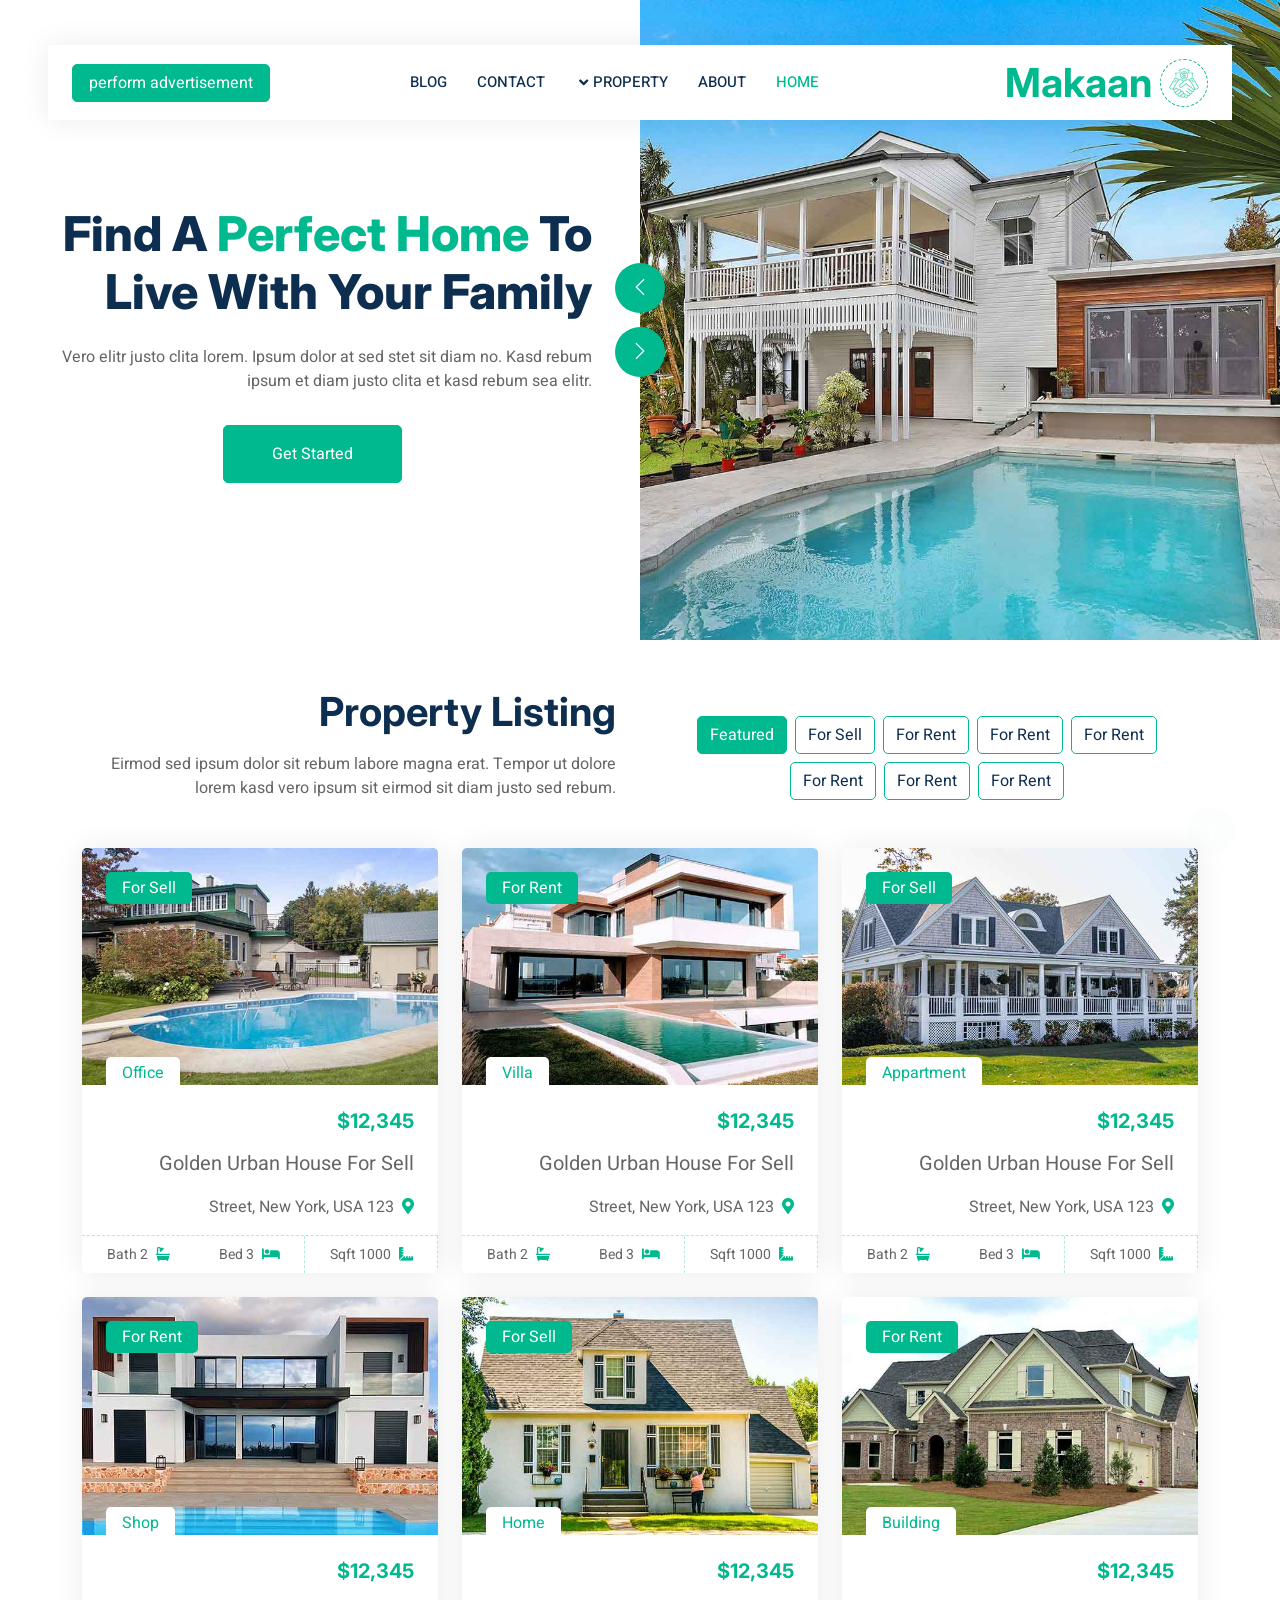
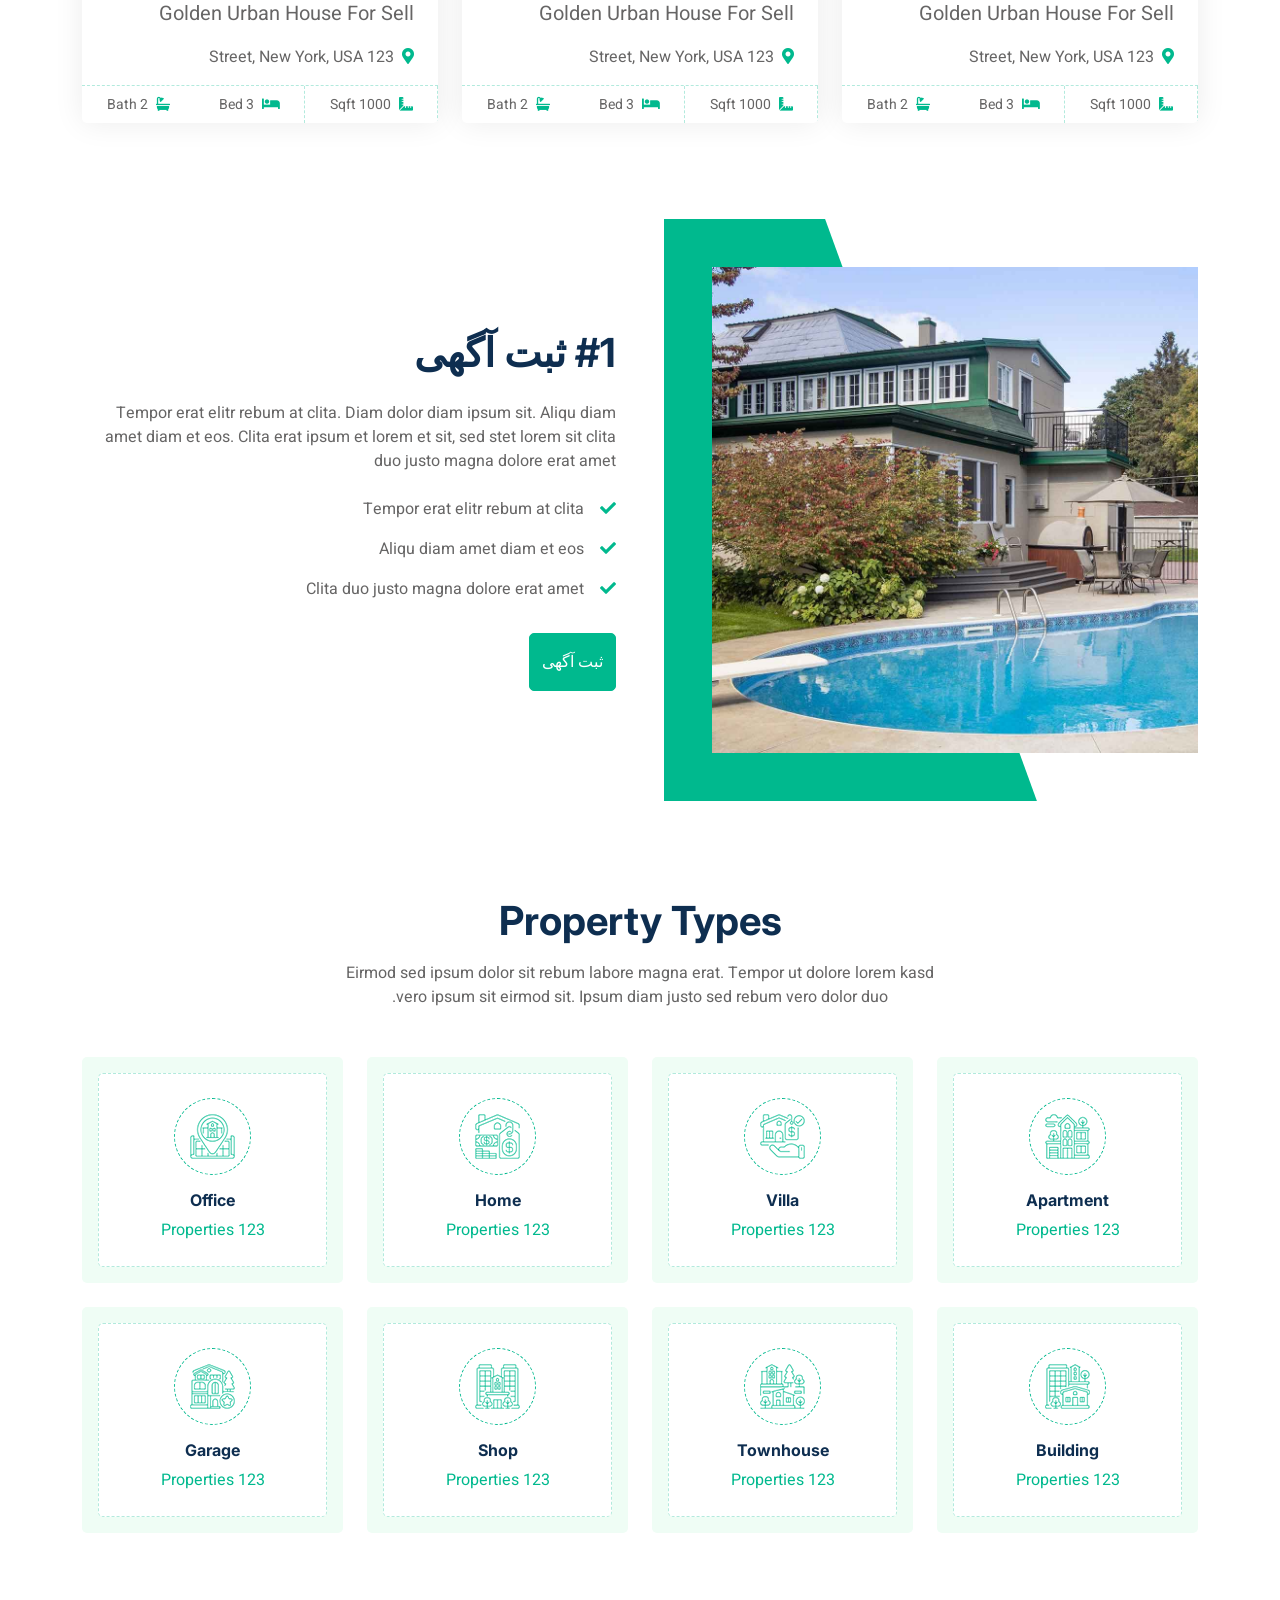
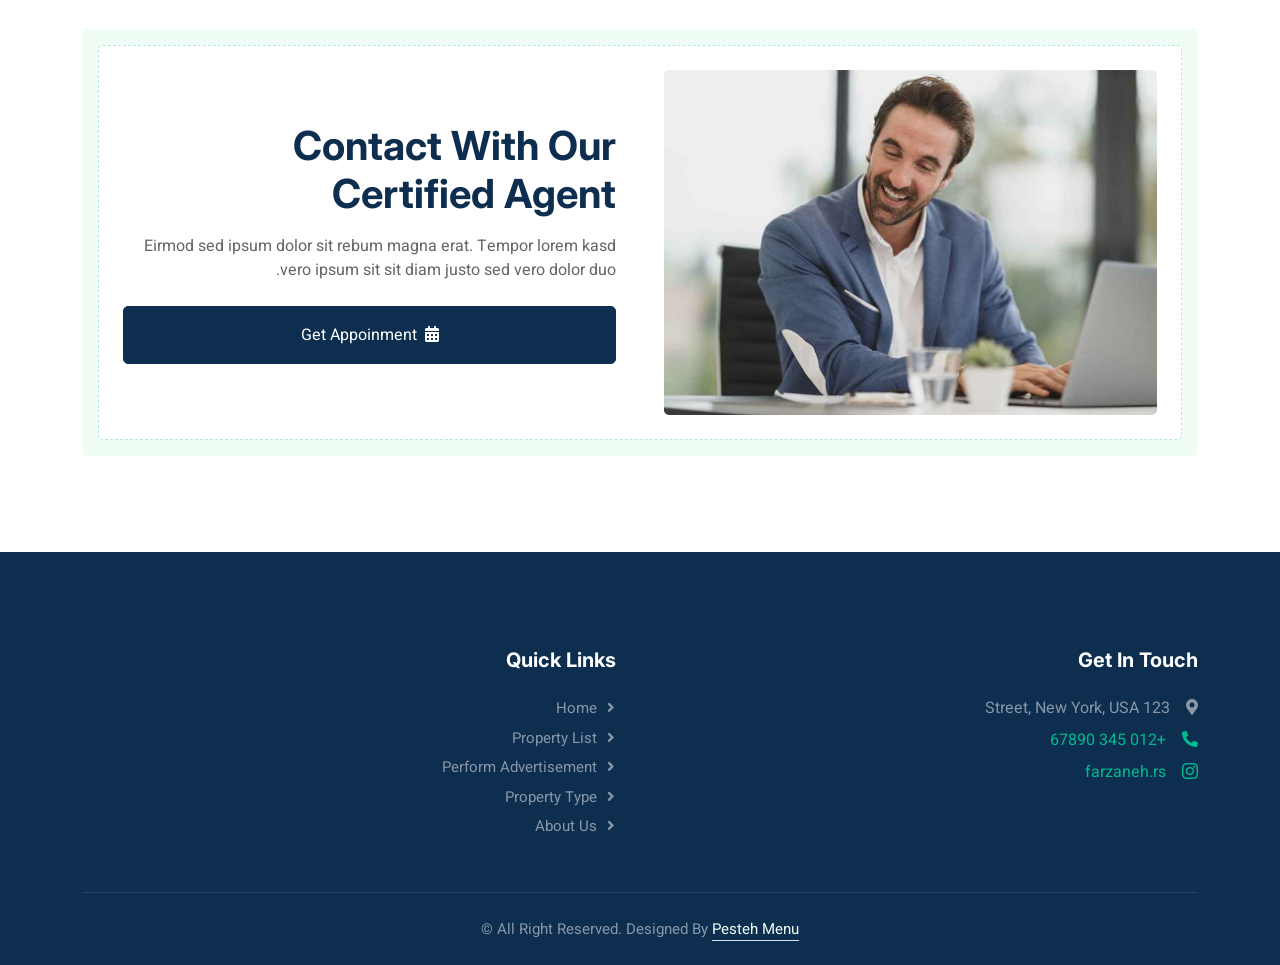
<file: frontEnd/index.html>
<!DOCTYPE html>
<html lang="fa-IR" dir="rtl">

<head>
    <meta charset="utf-8">
    <meta content="width=device-width, initial-scale=1.0" name="viewport">
    <!-- Primary Meta Tags -->
    <title>املاک فرزانه</title>
    <meta name="description"
    content="ما مجموعه‌ای از بهترین املاک را با قیمت‌های مناسب و شرایط عالی به شما ارائه می‌دهیم. از آپارتمان‌های مدرن گرفته تا ویلاهای دنج، همه‌چیز در انتظار شماست">
    <meta content="" name="keywords">

    <!-- Facebook Meta Tags -->
    <meta property="og:url" content="https://amlakfarzaneh.ir">
    <meta property="og:type" content="website">
    <meta property="og:title" content="املاک فرزانه">
    <meta property="og:description"
        content="ما مجموعه‌ای از بهترین املاک را با قیمت‌های مناسب و شرایط عالی به شما ارائه می‌دهیم. از آپارتمان‌های مدرن گرفته تا ویلاهای دنج، همه‌چیز در انتظار شماست">
    
    <meta property="og:image"
        content="https://ogcdn.net/c078a98b-9a33-4eaf-a5cf-e5ebf3ea450c/v1/amlakfarzaneh.ir/%D8%A7%D9%85%D9%84%D8%A7%DA%A9%20%D9%81%D8%B1%D8%B2%D8%A7%D9%86%D9%87/%D9%85%D8%A7%20%D9%85%D8%AC%D9%85%D9%88%D8%B9%D9%87%E2%80%8C%D8%A7%DB%8C%20%D8%A7%D8%B2%20%D8%A8%D9%87%D8%AA%D8%B1%DB%8C%D9%86%20%D8%A7%D9%85%D9%84%D8%A7%DA%A9%20%D8%B1%D8%A7%20%D8%A8%D8%A7%20%D9%82%DB%8C%D9%85%D8%AA%E2%80%8C%D9%87%D8%A7%DB%8C%20%D9%85%D9%86%D8%A7%D8%B3%D8%A8%20%D9%88%20%D8%B4%D8%B1%D8%A7%DB%8C%D8%B7%20%D8%B9%D8%A7%D9%84%DB%8C%20%D8%A8%D9%87%20%D8%B4%D9%85%D8%A7%20%D8%A7%D8%B1%D8%A7%D8%A6%D9%87%20%D9%85%DB%8C%E2%80%8C%D8%AF%D9%87%DB%8C%D9%85.%20%D8%A7%D8%B2%20%D8%A2%D9%BE%D8%A7%D8%B1%D8%AA%D9%85%D8%A7%D9%86%E2%80%8C%D9%87%D8%A7%DB%8C%20%D9%85%D8%AF%D8%B1%D9%86%20%DA%AF%D8%B1%D9%81%D8%AA%D9%87%20%D8%AA%D8%A7%20%D9%88%DB%8C%D9%84%D8%A7%D9%87%D8%A7%DB%8C%20%D8%AF%D9%86%D8%AC%D8%8C%20%D9%87%D9%85%D9%87%E2%80%8C%DA%86%DB%8C%D8%B2%20%D8%AF%D8%B1%20%D8%A7%D9%86%D8%AA%D8%B8%D8%A7%D8%B1%20%D8%B4%D9%85%D8%A7%D8%B3%D8%AA/https%3A%2F%2Fopengraph.b-cdn.net%2Fproduction%2Fimages%2F884a61ba-5361-420e-9d0b-e756d8a9f3cd.jpg%3Ftoken%3D0zXNAm4PM8u1rXu2ZUSE0mHkx4yjLqzkNVlLKE1t95s%26height%3D800%26width%3D1200%26expires%3D33258775425/og.png">

    <!-- Twitter Meta Tags -->
    <meta name="twitter:card" content="summary_large_image">
    <meta property="twitter:domain" content="amlakfarzaneh.ir">
    <meta property="twitter:url" content="https://amlakfarzaneh.ir">
    <meta name="twitter:title" content="املاک فرزانه">
    <meta name="twitter:description"
        content="ما مجموعه‌ای از بهترین املاک را با قیمت‌های مناسب و شرایط عالی به شما ارائه می‌دهیم. از آپارتمان‌های مدرن گرفته تا ویلاهای دنج، همه‌چیز در انتظار شماست">
    
    <meta name="twitter:image"
        content="https://ogcdn.net/c078a98b-9a33-4eaf-a5cf-e5ebf3ea450c/v1/amlakfarzaneh.ir/%D8%A7%D9%85%D9%84%D8%A7%DA%A9%20%D9%81%D8%B1%D8%B2%D8%A7%D9%86%D9%87/%D9%85%D8%A7%20%D9%85%D8%AC%D9%85%D9%88%D8%B9%D9%87%E2%80%8C%D8%A7%DB%8C%20%D8%A7%D8%B2%20%D8%A8%D9%87%D8%AA%D8%B1%DB%8C%D9%86%20%D8%A7%D9%85%D9%84%D8%A7%DA%A9%20%D8%B1%D8%A7%20%D8%A8%D8%A7%20%D9%82%DB%8C%D9%85%D8%AA%E2%80%8C%D9%87%D8%A7%DB%8C%20%D9%85%D9%86%D8%A7%D8%B3%D8%A8%20%D9%88%20%D8%B4%D8%B1%D8%A7%DB%8C%D8%B7%20%D8%B9%D8%A7%D9%84%DB%8C%20%D8%A8%D9%87%20%D8%B4%D9%85%D8%A7%20%D8%A7%D8%B1%D8%A7%D8%A6%D9%87%20%D9%85%DB%8C%E2%80%8C%D8%AF%D9%87%DB%8C%D9%85.%20%D8%A7%D8%B2%20%D8%A2%D9%BE%D8%A7%D8%B1%D8%AA%D9%85%D8%A7%D9%86%E2%80%8C%D9%87%D8%A7%DB%8C%20%D9%85%D8%AF%D8%B1%D9%86%20%DA%AF%D8%B1%D9%81%D8%AA%D9%87%20%D8%AA%D8%A7%20%D9%88%DB%8C%D9%84%D8%A7%D9%87%D8%A7%DB%8C%20%D8%AF%D9%86%D8%AC%D8%8C%20%D9%87%D9%85%D9%87%E2%80%8C%DA%86%DB%8C%D8%B2%20%D8%AF%D8%B1%20%D8%A7%D9%86%D8%AA%D8%B8%D8%A7%D8%B1%20%D8%B4%D9%85%D8%A7%D8%B3%D8%AA/https%3A%2F%2Fopengraph.b-cdn.net%2Fproduction%2Fimages%2F884a61ba-5361-420e-9d0b-e756d8a9f3cd.jpg%3Ftoken%3D0zXNAm4PM8u1rXu2ZUSE0mHkx4yjLqzkNVlLKE1t95s%26height%3D800%26width%3D1200%26expires%3D33258775425/og.png">

    <!-- Primary Meta Tags end -->
     
    <!-- Favicon -->
    <link href="img/favicon.ico" rel="icon">

    <!-- Google Web Fonts -->
    <link rel="preconnect" href="https://fonts.googleapis.com">
    <link rel="preconnect" href="https://fonts.gstatic.com" crossorigin>
    <link href="https://fonts.googleapis.com/css2?family=Heebo:wght@400;500;600&family=Inter:wght@700;800&display=swap"
        rel="stylesheet">

    <!-- Icon Font Stylesheet -->
    <link href="https://cdnjs.cloudflare.com/ajax/libs/font-awesome/5.10.0/css/all.min.css" rel="stylesheet">
    <link href="https://cdn.jsdelivr.net/npm/bootstrap-icons@1.4.1/font/bootstrap-icons.css" rel="stylesheet">

    <!-- Libraries Stylesheet -->
    <link href="lib/animate/animate.min.css" rel="stylesheet">
    <link href="lib/owlcarousel/assets/owl.carousel.min.css" rel="stylesheet">

    <!-- Customized Bootstrap Stylesheet -->
    <link href="css/bootstrap.min.css" rel="stylesheet">

    <!-- Template Stylesheet -->
    <link href="css/style.css" rel="stylesheet">
</head>

<body>
    <div class="container-xxl bg-white p-0">
        <!-- Spinner Start -->
        <div id="spinner"
            class="show bg-white position-fixed translate-middle w-100 vh-100 top-50 start-50 d-flex align-items-center justify-content-center">
            <div class="spinner-border text-primary" style="width: 3rem; height: 3rem;" role="status">
                <span class="sr-only">Loading...</span>
            </div>
        </div>
        <!-- Spinner End -->


        <!-- Navbar Start -->
        <div class="container-fluid nav-bar bg-transparent">
            <nav class="navbar navbar-expand-lg bg-white navbar-light py-0 px-4">
                <a href="index.html" class="navbar-brand d-flex align-items-center text-center">
                    <div class="icon p-2 ms-2">
                        <img class="img-fluid" src="img/icon-deal.png" alt="Icon" style="width: 30px; height: 30px;">
                    </div>
                    <h1 class="m-0 text-primary">Makaan</h1>
                </a>
                <button type="button" class="navbar-toggler" data-bs-toggle="collapse" data-bs-target="#navbarCollapse">
                    <span class="navbar-toggler-icon"></span>
                </button>
                <div class="collapse navbar-collapse" id="navbarCollapse">
                    <div class="navbar-nav mx-auto">
                        <a href="index.html" class="nav-item nav-link active">Home</a>
                        <a href="#about" class="nav-item nav-link">About</a>
                        <div class="nav-item dropdown">
                            <a href="#" class="nav-link dropdown-toggle" data-bs-toggle="dropdown">Property</a>
                            <div class="dropdown-menu rounded-0 m-0">
                                <a href="#property-list" class="dropdown-item">Property List</a>
                                <a href="#property-type" class="dropdown-item">Property Type</a>
                            </div>
                        </div>
                        <a href="#contact-us" class="nav-item nav-link">Contact</a>
                        <a href="#blog" class="nav-item nav-link">Blog</a>
                    </div>
                    <a href="adv.html" class="btn btn-primary px-3 d-none d-lg-flex">perform advertisement</a>
                </div>
            </nav>
        </div>
        <!-- Navbar End -->


        <!-- Header Start -->
        <div class="container-fluid header bg-white p-0" dir="ltr">
            <div class="row g-0 align-items-center flex-column-reverse flex-md-row">
                <div class="col-md-6 p-5 mt-lg-5">
                    <h1 class="display-5 animated fadeIn mb-4 text-end">Find A <span class="text-primary">Perfect
                            Home</span> To Live With Your Family</h1>
                    <p class="animated fadeIn mb-4 pb-2 text-end">Vero elitr justo clita lorem. Ipsum dolor at sed stet
                        sit diam no. Kasd rebum ipsum et diam justo clita et kasd rebum sea elitr.</p>
                    <center>
                        <a href="" class="btn btn-primary py-3 px-5 me-3 animated fadeIn text-end">Get Started</a>
                    </center>
                </div>
                <div class="col-md-6 animated fadeIn">
                    <div class="owl-carousel header-carousel">
                        <div class="owl-carousel-item">
                            <img class="img-fluid" src="img/carousel-1.jpg" alt="">
                        </div>
                        <div class="owl-carousel-item">
                            <img class="img-fluid" src="img/carousel-2.jpg" alt="">
                        </div>
                    </div>
                </div>
            </div>
        </div>
        <!-- Header End -->

        <!-- Property List Start -->
        <div class="container-xxl py-5" id="property-list">
            <div class="container">
                <div class="row g-0 gx-5 align-items-end" dir="ltr">
                    <div class="col-lg-6">
                        <div class="text-end mx-auto mb-5 wow slideInLeft" data-wow-delay="0.1s">
                            <h1 class="mb-3">Property Listing</h1>
                            <p>Eirmod sed ipsum dolor sit rebum labore magna erat. Tempor ut dolore lorem kasd vero
                                ipsum sit eirmod sit diam justo sed rebum.</p>
                        </div>
                    </div>
                    <div class="col-lg-6 text-center text-lg-end wow slideInRight" data-wow-delay="0.1s">
                        <ul class="nav nav-pills d-inline-flex justify-content-center mb-5 px-0">
                            <li class="nav-item me-2 mt-2">
                                <a class="btn btn-outline-primary active" data-bs-toggle="pill"
                                    href="#tab-1">Featured</a>
                            </li>
                            <li class="nav-item me-2 mt-2">
                                <a class="btn btn-outline-primary" data-bs-toggle="pill" href="#tab-2">For Sell</a>
                            </li>
                            <li class="nav-item me-2 mt-2">
                                <a class="btn btn-outline-primary" data-bs-toggle="pill" href="#tab-3">For Rent</a>
                            </li>
                            <li class="nav-item me-2 mt-2">
                                <a class="btn btn-outline-primary" data-bs-toggle="pill" href="#tab-3">For Rent</a>
                            </li>
                            <li class="nav-item me-2 mt-2">
                                <a class="btn btn-outline-primary" data-bs-toggle="pill" href="#tab-3">For Rent</a>
                            </li>
                            <li class="nav-item me-2 mt-2">
                                <a class="btn btn-outline-primary" data-bs-toggle="pill" href="#tab-3">For Rent</a>
                            </li>
                            <li class="nav-item me-2 mt-2">
                                <a class="btn btn-outline-primary" data-bs-toggle="pill" href="#tab-3">For Rent</a>
                            </li>
                            <li class="nav-item me-2 mt-2">
                                <a class="btn btn-outline-primary" data-bs-toggle="pill" href="#tab-3">For Rent</a>
                            </li>
                        </ul>
                    </div>
                </div>
                <div class="tab-content">
                    <div id="tab-1" class="tab-pane fade show p-0 active">
                        <div class="row g-4">
                            <div class="col-lg-4 col-md-6 wow fadeInUp" data-wow-delay="0.1s">
                                <div class="property-item rounded overflow-hidden">
                                    <div class="position-relative overflow-hidden">
                                        <img class="img-fluid" src="img/property-1.jpg" alt="">
                                        <div
                                            class="bg-primary rounded text-white position-absolute start-0 top-0 m-4 py-1 px-3">
                                            For Sell</div>
                                        <div
                                            class="bg-white rounded-top text-primary position-absolute start-0 bottom-0 mx-4 pt-1 px-3">
                                            Appartment</div>
                                    </div>
                                    <div class="p-4 pb-0">
                                        <h5 class="text-primary mb-3">$12,345</h5>
                                        <p class="fs-5">Golden Urban House For Sell</p>
                                        <p><i class="fa fa-map-marker-alt text-primary ms-2"></i>123 Street, New York,
                                            USA</p>
                                    </div>
                                    <div class="d-flex border-top">
                                        <small class="flex-fill text-center border-end py-2"><i
                                                class="fa fa-ruler-combined text-primary ms-2"></i>1000 Sqft</small>
                                        <small class="flex-fill text-center border-end py-2"><i
                                                class="fa fa-bed text-primary ms-2"></i>3 Bed</small>
                                        <small class="flex-fill text-center py-2"><i
                                                class="fa fa-bath text-primary ms-2"></i>2 Bath</small>
                                    </div>
                                </div>
                            </div>
                            <div class="col-lg-4 col-md-6 wow fadeInUp" data-wow-delay="0.3s">
                                <div class="property-item rounded overflow-hidden">
                                    <div class="position-relative overflow-hidden">
                                        <img class="img-fluid" src="img/property-2.jpg" alt="">
                                        <div
                                            class="bg-primary rounded text-white position-absolute start-0 top-0 m-4 py-1 px-3">
                                            For Rent</div>
                                        <div
                                            class="bg-white rounded-top text-primary position-absolute start-0 bottom-0 mx-4 pt-1 px-3">
                                            Villa</div>
                                    </div>
                                    <div class="p-4 pb-0">
                                        <h5 class="text-primary mb-3">$12,345</h5>
                                        <p class="fs-5">Golden Urban House For Sell</p>
                                        <p><i class="fa fa-map-marker-alt text-primary ms-2"></i>123 Street, New York,
                                            USA</p>
                                    </div>
                                    <div class="d-flex border-top">
                                        <small class="flex-fill text-center border-end py-2"><i
                                                class="fa fa-ruler-combined text-primary ms-2"></i>1000 Sqft</small>
                                        <small class="flex-fill text-center border-end py-2"><i
                                                class="fa fa-bed text-primary ms-2"></i>3 Bed</small>
                                        <small class="flex-fill text-center py-2"><i
                                                class="fa fa-bath text-primary ms-2"></i>2 Bath</small>
                                    </div>
                                </div>
                            </div>
                            <div class="col-lg-4 col-md-6 wow fadeInUp" data-wow-delay="0.5s">
                                <div class="property-item rounded overflow-hidden">
                                    <div class="position-relative overflow-hidden">
                                        <img class="img-fluid" src="img/property-3.jpg" alt="">
                                        <div
                                            class="bg-primary rounded text-white position-absolute start-0 top-0 m-4 py-1 px-3">
                                            For Sell</div>
                                        <div
                                            class="bg-white rounded-top text-primary position-absolute start-0 bottom-0 mx-4 pt-1 px-3">
                                            Office</div>
                                    </div>
                                    <div class="p-4 pb-0">
                                        <h5 class="text-primary mb-3">$12,345</h5>
                                        <p class="fs-5">Golden Urban House For Sell</p>
                                        <p><i class="fa fa-map-marker-alt text-primary ms-2"></i>123 Street, New York,
                                            USA</p>
                                    </div>
                                    <div class="d-flex border-top">
                                        <small class="flex-fill text-center border-end py-2"><i
                                                class="fa fa-ruler-combined text-primary ms-2"></i>1000 Sqft</small>
                                        <small class="flex-fill text-center border-end py-2"><i
                                                class="fa fa-bed text-primary ms-2"></i>3 Bed</small>
                                        <small class="flex-fill text-center py-2"><i
                                                class="fa fa-bath text-primary ms-2"></i>2 Bath</small>
                                    </div>
                                </div>
                            </div>
                            <div class="col-lg-4 col-md-6 wow fadeInUp" data-wow-delay="0.1s">
                                <div class="property-item rounded overflow-hidden">
                                    <div class="position-relative overflow-hidden">
                                        <img class="img-fluid" src="img/property-4.jpg" alt="">
                                        <div
                                            class="bg-primary rounded text-white position-absolute start-0 top-0 m-4 py-1 px-3">
                                            For Rent</div>
                                        <div
                                            class="bg-white rounded-top text-primary position-absolute start-0 bottom-0 mx-4 pt-1 px-3">
                                            Building</div>
                                    </div>
                                    <div class="p-4 pb-0">
                                        <h5 class="text-primary mb-3">$12,345</h5>
                                        <p class="fs-5">Golden Urban House For Sell</p>
                                        <p><i class="fa fa-map-marker-alt text-primary ms-2"></i>123 Street, New York,
                                            USA</p>
                                    </div>
                                    <div class="d-flex border-top">
                                        <small class="flex-fill text-center border-end py-2"><i
                                                class="fa fa-ruler-combined text-primary ms-2"></i>1000 Sqft</small>
                                        <small class="flex-fill text-center border-end py-2"><i
                                                class="fa fa-bed text-primary ms-2"></i>3 Bed</small>
                                        <small class="flex-fill text-center py-2"><i
                                                class="fa fa-bath text-primary ms-2"></i>2 Bath</small>
                                    </div>
                                </div>
                            </div>
                            <div class="col-lg-4 col-md-6 wow fadeInUp" data-wow-delay="0.3s">
                                <div class="property-item rounded overflow-hidden">
                                    <div class="position-relative overflow-hidden">
                                        <img class="img-fluid" src="img/property-5.jpg" alt="">
                                        <div
                                            class="bg-primary rounded text-white position-absolute start-0 top-0 m-4 py-1 px-3">
                                            For Sell</div>
                                        <div
                                            class="bg-white rounded-top text-primary position-absolute start-0 bottom-0 mx-4 pt-1 px-3">
                                            Home</div>
                                    </div>
                                    <div class="p-4 pb-0">
                                        <h5 class="text-primary mb-3">$12,345</h5>
                                        <p class="fs-5">Golden Urban House For Sell</p>
                                        <p><i class="fa fa-map-marker-alt text-primary ms-2"></i>123 Street, New York,
                                            USA</p>
                                    </div>
                                    <div class="d-flex border-top">
                                        <small class="flex-fill text-center border-end py-2"><i
                                                class="fa fa-ruler-combined text-primary ms-2"></i>1000 Sqft</small>
                                        <small class="flex-fill text-center border-end py-2"><i
                                                class="fa fa-bed text-primary ms-2"></i>3 Bed</small>
                                        <small class="flex-fill text-center py-2"><i
                                                class="fa fa-bath text-primary ms-2"></i>2 Bath</small>
                                    </div>
                                </div>
                            </div>
                            <div class="col-lg-4 col-md-6 wow fadeInUp" data-wow-delay="0.5s">
                                <div class="property-item rounded overflow-hidden">
                                    <div class="position-relative overflow-hidden">
                                        <img class="img-fluid" src="img/property-6.jpg" alt="">
                                        <div
                                            class="bg-primary rounded text-white position-absolute start-0 top-0 m-4 py-1 px-3">
                                            For Rent</div>
                                        <div
                                            class="bg-white rounded-top text-primary position-absolute start-0 bottom-0 mx-4 pt-1 px-3">
                                            Shop</div>
                                    </div>
                                    <div class="p-4 pb-0">
                                        <h5 class="text-primary mb-3">$12,345</h5>
                                        <p class="fs-5">Golden Urban House For Sell</p>
                                        <p><i class="fa fa-map-marker-alt text-primary ms-2"></i>123 Street, New York,
                                            USA</p>
                                    </div>
                                    <div class="d-flex border-top">
                                        <small class="flex-fill text-center border-end py-2"><i
                                                class="fa fa-ruler-combined text-primary ms-2"></i>1000 Sqft</small>
                                        <small class="flex-fill text-center border-end py-2"><i
                                                class="fa fa-bed text-primary ms-2"></i>3 Bed</small>
                                        <small class="flex-fill text-center py-2"><i
                                                class="fa fa-bath text-primary ms-2"></i>2 Bath</small>
                                    </div>
                                </div>
                            </div>
                            <!-- <div class="col-12 text-center wow fadeInUp" data-wow-delay="0.1s">
                                <a class="btn btn-primary py-3 px-5" href="">Browse More Property</a>
                            </div> -->
                        </div>
                    </div>
                    <div id="tab-2" class="tab-pane fade show p-0">
                        <div class="row g-4">
                            <div class="col-lg-4 col-md-6">
                                <div class="property-item rounded overflow-hidden">
                                    <div class="position-relative overflow-hidden">
                                        <img class="img-fluid" src="img/property-1.jpg" alt="">
                                        <div
                                            class="bg-primary rounded text-white position-absolute start-0 top-0 m-4 py-1 px-3">
                                            For Sell</div>
                                        <div
                                            class="bg-white rounded-top text-primary position-absolute start-0 bottom-0 mx-4 pt-1 px-3">
                                            Appartment</div>
                                    </div>
                                    <div class="p-4 pb-0">
                                        <h5 class="text-primary mb-3">$12,345</h5>
                                        <p class="fs-5">Golden Urban House For Sell</p>
                                        <p><i class="fa fa-map-marker-alt text-primary ms-2"></i>123 Street, New York,
                                            USA</p>
                                    </div>
                                    <div class="d-flex border-top">
                                        <small class="flex-fill text-center border-end py-2"><i
                                                class="fa fa-ruler-combined text-primary ms-2"></i>1000 Sqft</small>
                                        <small class="flex-fill text-center border-end py-2"><i
                                                class="fa fa-bed text-primary ms-2"></i>3 Bed</small>
                                        <small class="flex-fill text-center py-2"><i
                                                class="fa fa-bath text-primary ms-2"></i>2 Bath</small>
                                    </div>
                                </div>
                            </div>
                            <div class="col-lg-4 col-md-6">
                                <div class="property-item rounded overflow-hidden">
                                    <div class="position-relative overflow-hidden">
                                        <img class="img-fluid" src="img/property-2.jpg" alt="">
                                        <div
                                            class="bg-primary rounded text-white position-absolute start-0 top-0 m-4 py-1 px-3">
                                            For Rent</div>
                                        <div
                                            class="bg-white rounded-top text-primary position-absolute start-0 bottom-0 mx-4 pt-1 px-3">
                                            Villa</div>
                                    </div>
                                    <div class="p-4 pb-0">
                                        <h5 class="text-primary mb-3">$12,345</h5>
                                        <p class="fs-5">Golden Urban House For Sell</p>
                                        <p><i class="fa fa-map-marker-alt text-primary ms-2"></i>123 Street, New York,
                                            USA</p>
                                    </div>
                                    <div class="d-flex border-top">
                                        <small class="flex-fill text-center border-end py-2"><i
                                                class="fa fa-ruler-combined text-primary ms-2"></i>1000 Sqft</small>
                                        <small class="flex-fill text-center border-end py-2"><i
                                                class="fa fa-bed text-primary ms-2"></i>3 Bed</small>
                                        <small class="flex-fill text-center py-2"><i
                                                class="fa fa-bath text-primary ms-2"></i>2 Bath</small>
                                    </div>
                                </div>
                            </div>
                            <div class="col-lg-4 col-md-6">
                                <div class="property-item rounded overflow-hidden">
                                    <div class="position-relative overflow-hidden">
                                        <img class="img-fluid" src="img/property-3.jpg" alt="">
                                        <div
                                            class="bg-primary rounded text-white position-absolute start-0 top-0 m-4 py-1 px-3">
                                            For Sell</div>
                                        <div
                                            class="bg-white rounded-top text-primary position-absolute start-0 bottom-0 mx-4 pt-1 px-3">
                                            Office</div>
                                    </div>
                                    <div class="p-4 pb-0">
                                        <h5 class="text-primary mb-3">$12,345</h5>
                                        <p class="fs-5">Golden Urban House For Sell</p>
                                        <p><i class="fa fa-map-marker-alt text-primary ms-2"></i>123 Street, New York,
                                            USA</p>
                                    </div>
                                    <div class="d-flex border-top">
                                        <small class="flex-fill text-center border-end py-2"><i
                                                class="fa fa-ruler-combined text-primary ms-2"></i>1000 Sqft</small>
                                        <small class="flex-fill text-center border-end py-2"><i
                                                class="fa fa-bed text-primary ms-2"></i>3 Bed</small>
                                        <small class="flex-fill text-center py-2"><i
                                                class="fa fa-bath text-primary ms-2"></i>2 Bath</small>
                                    </div>
                                </div>
                            </div>
                            <div class="col-lg-4 col-md-6">
                                <div class="property-item rounded overflow-hidden">
                                    <div class="position-relative overflow-hidden">
                                        <img class="img-fluid" src="img/property-4.jpg" alt="">
                                        <div
                                            class="bg-primary rounded text-white position-absolute start-0 top-0 m-4 py-1 px-3">
                                            For Rent</div>
                                        <div
                                            class="bg-white rounded-top text-primary position-absolute start-0 bottom-0 mx-4 pt-1 px-3">
                                            Building</div>
                                    </div>
                                    <div class="p-4 pb-0">
                                        <h5 class="text-primary mb-3">$12,345</h5>
                                        <p class="fs-5">Golden Urban House For Sell</p>
                                        <p><i class="fa fa-map-marker-alt text-primary ms-2"></i>123 Street, New York,
                                            USA</p>
                                    </div>
                                    <div class="d-flex border-top">
                                        <small class="flex-fill text-center border-end py-2"><i
                                                class="fa fa-ruler-combined text-primary ms-2"></i>1000 Sqft</small>
                                        <small class="flex-fill text-center border-end py-2"><i
                                                class="fa fa-bed text-primary ms-2"></i>3 Bed</small>
                                        <small class="flex-fill text-center py-2"><i
                                                class="fa fa-bath text-primary ms-2"></i>2 Bath</small>
                                    </div>
                                </div>
                            </div>
                            <div class="col-lg-4 col-md-6">
                                <div class="property-item rounded overflow-hidden">
                                    <div class="position-relative overflow-hidden">
                                        <img class="img-fluid" src="img/property-5.jpg" alt="">
                                        <div
                                            class="bg-primary rounded text-white position-absolute start-0 top-0 m-4 py-1 px-3">
                                            For Sell</div>
                                        <div
                                            class="bg-white rounded-top text-primary position-absolute start-0 bottom-0 mx-4 pt-1 px-3">
                                            Home</div>
                                    </div>
                                    <div class="p-4 pb-0">
                                        <h5 class="text-primary mb-3">$12,345</h5>
                                        <p class="fs-5">Golden Urban House For Sell</p>
                                        <p><i class="fa fa-map-marker-alt text-primary ms-2"></i>123 Street, New York,
                                            USA</p>
                                    </div>
                                    <div class="d-flex border-top">
                                        <small class="flex-fill text-center border-end py-2"><i
                                                class="fa fa-ruler-combined text-primary ms-2"></i>1000 Sqft</small>
                                        <small class="flex-fill text-center border-end py-2"><i
                                                class="fa fa-bed text-primary ms-2"></i>3 Bed</small>
                                        <small class="flex-fill text-center py-2"><i
                                                class="fa fa-bath text-primary ms-2"></i>2 Bath</small>
                                    </div>
                                </div>
                            </div>
                            <div class="col-lg-4 col-md-6">
                                <div class="property-item rounded overflow-hidden">
                                    <div class="position-relative overflow-hidden">
                                        <img class="img-fluid" src="img/property-6.jpg" alt="">
                                        <div
                                            class="bg-primary rounded text-white position-absolute start-0 top-0 m-4 py-1 px-3">
                                            For Rent</div>
                                        <div
                                            class="bg-white rounded-top text-primary position-absolute start-0 bottom-0 mx-4 pt-1 px-3">
                                            Shop</div>
                                    </div>
                                    <div class="p-4 pb-0">
                                        <h5 class="text-primary mb-3">$12,345</h5>
                                        <p class="fs-5">Golden Urban House For Sell</p>
                                        <p><i class="fa fa-map-marker-alt text-primary ms-2"></i>123 Street, New York,
                                            USA</p>
                                    </div>
                                    <div class="d-flex border-top">
                                        <small class="flex-fill text-center border-end py-2"><i
                                                class="fa fa-ruler-combined text-primary ms-2"></i>1000 Sqft</small>
                                        <small class="flex-fill text-center border-end py-2"><i
                                                class="fa fa-bed text-primary ms-2"></i>3 Bed</small>
                                        <small class="flex-fill text-center py-2"><i
                                                class="fa fa-bath text-primary ms-2"></i>2 Bath</small>
                                    </div>
                                </div>
                            </div>
                            <div class="col-12 text-center">
                                <a class="btn btn-primary py-3 px-5" href="">Browse More Property</a>
                            </div>
                        </div>
                    </div>
                    <div id="tab-3" class="tab-pane fade show p-0">
                        <div class="row g-4">
                            <div class="col-lg-4 col-md-6">
                                <div class="property-item rounded overflow-hidden">
                                    <div class="position-relative overflow-hidden">
                                        <img class="img-fluid" src="img/property-1.jpg" alt="">
                                        <div
                                            class="bg-primary rounded text-white position-absolute start-0 top-0 m-4 py-1 px-3">
                                            For Sell</div>
                                        <div
                                            class="bg-white rounded-top text-primary position-absolute start-0 bottom-0 mx-4 pt-1 px-3">
                                            Appartment</div>
                                    </div>
                                    <div class="p-4 pb-0">
                                        <h5 class="text-primary mb-3">$12,345</h5>
                                        <p class="fs-5">Golden Urban House For Sell</p>
                                        <p><i class="fa fa-map-marker-alt text-primary ms-2"></i>123 Street, New York,
                                            USA</p>
                                    </div>
                                    <div class="d-flex border-top">
                                        <small class="flex-fill text-center border-end py-2"><i
                                                class="fa fa-ruler-combined text-primary ms-2"></i>1000 Sqft</small>
                                        <small class="flex-fill text-center border-end py-2"><i
                                                class="fa fa-bed text-primary ms-2"></i>3 Bed</small>
                                        <small class="flex-fill text-center py-2"><i
                                                class="fa fa-bath text-primary ms-2"></i>2 Bath</small>
                                    </div>
                                </div>
                            </div>
                            <div class="col-lg-4 col-md-6">
                                <div class="property-item rounded overflow-hidden">
                                    <div class="position-relative overflow-hidden">
                                        <img class="img-fluid" src="img/property-2.jpg" alt="">
                                        <div
                                            class="bg-primary rounded text-white position-absolute start-0 top-0 m-4 py-1 px-3">
                                            For Rent</div>
                                        <div
                                            class="bg-white rounded-top text-primary position-absolute start-0 bottom-0 mx-4 pt-1 px-3">
                                            Villa</div>
                                    </div>
                                    <div class="p-4 pb-0">
                                        <h5 class="text-primary mb-3">$12,345</h5>
                                        <p class="fs-5">Golden Urban House For Sell</p>
                                        <p><i class="fa fa-map-marker-alt text-primary ms-2"></i>123 Street, New York,
                                            USA</p>
                                    </div>
                                    <div class="d-flex border-top">
                                        <small class="flex-fill text-center border-end py-2"><i
                                                class="fa fa-ruler-combined text-primary ms-2"></i>1000 Sqft</small>
                                        <small class="flex-fill text-center border-end py-2"><i
                                                class="fa fa-bed text-primary ms-2"></i>3 Bed</small>
                                        <small class="flex-fill text-center py-2"><i
                                                class="fa fa-bath text-primary ms-2"></i>2 Bath</small>
                                    </div>
                                </div>
                            </div>
                            <div class="col-lg-4 col-md-6">
                                <div class="property-item rounded overflow-hidden">
                                    <div class="position-relative overflow-hidden">
                                        <img class="img-fluid" src="img/property-3.jpg" alt="">
                                        <div
                                            class="bg-primary rounded text-white position-absolute start-0 top-0 m-4 py-1 px-3">
                                            For Sell</div>
                                        <div
                                            class="bg-white rounded-top text-primary position-absolute start-0 bottom-0 mx-4 pt-1 px-3">
                                            Office</div>
                                    </div>
                                    <div class="p-4 pb-0">
                                        <h5 class="text-primary mb-3">$12,345</h5>
                                        <p class="fs-5">Golden Urban House For Sell</p>
                                        <p><i class="fa fa-map-marker-alt text-primary ms-2"></i>123 Street, New York,
                                            USA</p>
                                    </div>
                                    <div class="d-flex border-top">
                                        <small class="flex-fill text-center border-end py-2"><i
                                                class="fa fa-ruler-combined text-primary ms-2"></i>1000 Sqft</small>
                                        <small class="flex-fill text-center border-end py-2"><i
                                                class="fa fa-bed text-primary ms-2"></i>3 Bed</small>
                                        <small class="flex-fill text-center py-2"><i
                                                class="fa fa-bath text-primary ms-2"></i>2 Bath</small>
                                    </div>
                                </div>
                            </div>
                            <div class="col-lg-4 col-md-6">
                                <div class="property-item rounded overflow-hidden">
                                    <div class="position-relative overflow-hidden">
                                        <img class="img-fluid" src="img/property-4.jpg" alt="">
                                        <div
                                            class="bg-primary rounded text-white position-absolute start-0 top-0 m-4 py-1 px-3">
                                            For Rent</div>
                                        <div
                                            class="bg-white rounded-top text-primary position-absolute start-0 bottom-0 mx-4 pt-1 px-3">
                                            Building</div>
                                    </div>
                                    <div class="p-4 pb-0">
                                        <h5 class="text-primary mb-3">$12,345</h5>
                                        <p class="fs-5">Golden Urban House For Sell</p>
                                        <p><i class="fa fa-map-marker-alt text-primary ms-2"></i>123 Street, New York,
                                            USA</p>
                                    </div>
                                    <div class="d-flex border-top">
                                        <small class="flex-fill text-center border-end py-2"><i
                                                class="fa fa-ruler-combined text-primary ms-2"></i>1000 Sqft</small>
                                        <small class="flex-fill text-center border-end py-2"><i
                                                class="fa fa-bed text-primary ms-2"></i>3 Bed</small>
                                        <small class="flex-fill text-center py-2"><i
                                                class="fa fa-bath text-primary ms-2"></i>2 Bath</small>
                                    </div>
                                </div>
                            </div>
                            <div class="col-lg-4 col-md-6">
                                <div class="property-item rounded overflow-hidden">
                                    <div class="position-relative overflow-hidden">
                                        <img class="img-fluid" src="img/property-5.jpg" alt="">
                                        <div
                                            class="bg-primary rounded text-white position-absolute start-0 top-0 m-4 py-1 px-3">
                                            For Sell</div>
                                        <div
                                            class="bg-white rounded-top text-primary position-absolute start-0 bottom-0 mx-4 pt-1 px-3">
                                            Home</div>
                                    </div>
                                    <div class="p-4 pb-0">
                                        <h5 class="text-primary mb-3">$12,345</h5>
                                        <p class="fs-5">Golden Urban House For Sell</p>
                                        <p><i class="fa fa-map-marker-alt text-primary ms-2"></i>123 Street, New York,
                                            USA</p>
                                    </div>
                                    <div class="d-flex border-top">
                                        <small class="flex-fill text-center border-end py-2"><i
                                                class="fa fa-ruler-combined text-primary ms-2"></i>1000 Sqft</small>
                                        <small class="flex-fill text-center border-end py-2"><i
                                                class="fa fa-bed text-primary ms-2"></i>3 Bed</small>
                                        <small class="flex-fill text-center py-2"><i
                                                class="fa fa-bath text-primary ms-2"></i>2 Bath</small>
                                    </div>
                                </div>
                            </div>
                            <div class="col-lg-4 col-md-6">
                                <div class="property-item rounded overflow-hidden">
                                    <div class="position-relative overflow-hidden">
                                        <img class="img-fluid" src="img/property-6.jpg" alt="">
                                        <div
                                            class="bg-primary rounded text-white position-absolute start-0 top-0 m-4 py-1 px-3">
                                            For Rent</div>
                                        <div
                                            class="bg-white rounded-top text-primary position-absolute start-0 bottom-0 mx-4 pt-1 px-3">
                                            Shop</div>
                                    </div>
                                    <div class="p-4 pb-0">
                                        <h5 class="text-primary mb-3">$12,345</h5>
                                        <p class="fs-5">Golden Urban House For Sell</p>
                                        <p><i class="fa fa-map-marker-alt text-primary ms-2"></i>123 Street, New York,
                                            USA</p>
                                    </div>
                                    <div class="d-flex border-top">
                                        <small class="flex-fill text-center border-end py-2"><i
                                                class="fa fa-ruler-combined text-primary ms-2"></i>1000 Sqft</small>
                                        <small class="flex-fill text-center border-end py-2"><i
                                                class="fa fa-bed text-primary ms-2"></i>3 Bed</small>
                                        <small class="flex-fill text-center py-2"><i
                                                class="fa fa-bath text-primary ms-2"></i>2 Bath</small>
                                    </div>
                                </div>
                            </div>
                            <div class="col-12 text-center">
                                <a class="btn btn-primary py-3 px-5" href="">Browse More Property</a>
                            </div>
                        </div>
                    </div>
                </div>
            </div>
        </div>
        <!-- Property List End -->

        <!-- advertisement Start -->
        <div class="container-xxl py-5">
            <div class="container">
                <div class="row g-5 align-items-center">
                    <div class="col-lg-6 wow fadeIn" data-wow-delay="0.1s">
                        <div class="about-img position-relative overflow-hidden p-5 pe-0">
                            <img class="img-fluid w-100" src="img/about.jpg">
                        </div>
                    </div>
                    <div class="col-lg-6 wow fadeIn" data-wow-delay="0.5s">
                        <h1 class="mb-4">#1 ثبت آگهی</h1>
                        <p class="mb-4">Tempor erat elitr rebum at clita. Diam dolor diam ipsum sit. Aliqu diam amet
                            diam et eos. Clita erat ipsum et lorem et sit, sed stet lorem sit clita duo justo magna
                            dolore erat amet</p>
                        <p><i class="fa fa-check text-primary ms-3"></i>Tempor erat elitr rebum at clita</p>
                        <p><i class="fa fa-check text-primary ms-3"></i>Aliqu diam amet diam et eos</p>
                        <p><i class="fa fa-check text-primary ms-3"></i>Clita duo justo magna dolore erat amet</p>
                        <a class="btn btn-primary py-3 mt-3 d-inline-block" href="adv.html">ثبت آگهی</a>
                    </div>
                </div>
            </div>
        </div>
        <!-- advertisement Action End -->

        <!-- Category Start -->
        <div class="container-xxl py-5" id="property-type">
            <div class="container">
                <div class="text-center mx-auto mb-5 wow fadeInUp" data-wow-delay="0.1s" style="max-width: 600px;">
                    <h1 class="mb-3">Property Types</h1>
                    <p>Eirmod sed ipsum dolor sit rebum labore magna erat. Tempor ut dolore lorem kasd vero ipsum sit
                        eirmod sit. Ipsum diam justo sed rebum vero dolor duo.</p>
                </div>
                <div class="row g-4">
                    <div class="col-lg-3 col-sm-6 wow fadeInUp" data-wow-delay="0.1s">
                        <a class="cat-item d-block bg-light text-center rounded p-3" target="_parent"
                            href="property-list.html">
                            <div class="rounded p-4">
                                <div class="icon mb-3">
                                    <img class="img-fluid" src="img/icon-apartment.png" alt="Icon">
                                </div>
                                <h6>Apartment</h6>
                                <span>123 Properties</span>
                            </div>
                        </a>
                    </div>
                    <div class="col-lg-3 col-sm-6 wow fadeInUp" data-wow-delay="0.3s">
                        <a class="cat-item d-block bg-light text-center rounded p-3" target="_parent"
                            href="property-list.html">
                            <div class="rounded p-4">
                                <div class="icon mb-3">
                                    <img class="img-fluid" src="img/icon-villa.png" alt="Icon">
                                </div>
                                <h6>Villa</h6>
                                <span>123 Properties</span>
                            </div>
                        </a>
                    </div>
                    <div class="col-lg-3 col-sm-6 wow fadeInUp" data-wow-delay="0.5s">
                        <a class="cat-item d-block bg-light text-center rounded p-3" target="_parent"
                            href="property-list.html">
                            <div class="rounded p-4">
                                <div class="icon mb-3">
                                    <img class="img-fluid" src="img/icon-house.png" alt="Icon">
                                </div>
                                <h6>Home</h6>
                                <span>123 Properties</span>
                            </div>
                        </a>
                    </div>
                    <div class="col-lg-3 col-sm-6 wow fadeInUp" data-wow-delay="0.7s">
                        <a class="cat-item d-block bg-light text-center rounded p-3" target="_parent"
                            href="property-list.html">
                            <div class="rounded p-4">
                                <div class="icon mb-3">
                                    <img class="img-fluid" src="img/icon-housing.png" alt="Icon">
                                </div>
                                <h6>Office</h6>
                                <span>123 Properties</span>
                            </div>
                        </a>
                    </div>
                    <div class="col-lg-3 col-sm-6 wow fadeInUp" data-wow-delay="0.1s">
                        <a class="cat-item d-block bg-light text-center rounded p-3" target="_parent"
                            href="property-list.html">
                            <div class="rounded p-4">
                                <div class="icon mb-3">
                                    <img class="img-fluid" src="img/icon-building.png" alt="Icon">
                                </div>
                                <h6>Building</h6>
                                <span>123 Properties</span>
                            </div>
                        </a>
                    </div>
                    <div class="col-lg-3 col-sm-6 wow fadeInUp" data-wow-delay="0.3s">
                        <a class="cat-item d-block bg-light text-center rounded p-3" target="_parent"
                            href="property-list.html">
                            <div class="rounded p-4">
                                <div class="icon mb-3">
                                    <img class="img-fluid" src="img/icon-neighborhood.png" alt="Icon">
                                </div>
                                <h6>Townhouse</h6>
                                <span>123 Properties</span>
                            </div>
                        </a>
                    </div>
                    <div class="col-lg-3 col-sm-6 wow fadeInUp" data-wow-delay="0.5s">
                        <a class="cat-item d-block bg-light text-center rounded p-3" target="_parent"
                            href="property-list.html">
                            <div class="rounded p-4">
                                <div class="icon mb-3">
                                    <img class="img-fluid" src="img/icon-condominium.png" alt="Icon">
                                </div>
                                <h6>Shop</h6>
                                <span>123 Properties</span>
                            </div>
                        </a>
                    </div>
                    <div class="col-lg-3 col-sm-6 wow fadeInUp" data-wow-delay="0.7s">
                        <a class="cat-item d-block bg-light text-center rounded p-3" target="_parent"
                            href="property-list.html">
                            <div class="rounded p-4">
                                <div class="icon mb-3">
                                    <img class="img-fluid" src="img/icon-luxury.png" alt="Icon">
                                </div>
                                <h6>Garage</h6>
                                <span>123 Properties</span>
                            </div>
                        </a>
                    </div>
                </div>
            </div>
        </div>
        <!-- Category End -->

        <!-- About Start -->
        <div class="container-xxl py-5" id="about">
            <div class="container">
                <div class="bg-light rounded p-3">
                    <div class="bg-white rounded p-4" style="border: 1px dashed rgba(0, 185, 142, .3)">
                        <div class="row g-5 align-items-center">
                            <div class="col-lg-6 wow fadeIn" data-wow-delay="0.1s">
                                <img class="img-fluid rounded w-100" src="img/call-to-action.jpg" alt="">
                            </div>
                            <div class="col-lg-6 wow fadeIn" data-wow-delay="0.5s">
                                <div class="mb-4">
                                    <h1 class="mb-3">Contact With Our Certified Agent</h1>
                                    <p>Eirmod sed ipsum dolor sit rebum magna erat. Tempor lorem kasd vero ipsum sit sit
                                        diam justo sed vero dolor duo.</p>
                                </div>
                                <a href="tel:09123456789" class="btn btn-dark py-3 d-block"><i
                                        class="fa fa-calendar-alt ms-2"></i>Get
                                    Appoinment</a>
                            </div>
                        </div>
                    </div>
                </div>
            </div>
        </div>
        <!-- About End -->

        <!-- Footer Start -->
        <div class="container-fluid bg-dark text-white-50 footer pt-5 mt-5 wow fadeIn" id="contact-us"
            data-wow-delay="0.1s">
            <div class="container py-5">
                <div class="row g-5">
                    <div class="col-md-6">
                        <h5 class="text-white mb-4">Get In Touch</h5>
                        <p class="mb-2"><i class="fa fa-map-marker-alt ms-3"></i>123 Street, New York, USA</p>
                        <a href="tel:09123456789" target="_blank" class="mb-2 d-block"><i
                                class="fa fa-phone-alt ms-3"></i>+012 345 67890</a>
                        <a href="#" target="_blank" class="mb-2"><i class="bi bi-instagram ms-3"></i>farzaneh.rs</a>
                    </div>
                    <div class="col-md-6">
                        <h5 class="text-white mb-4">Quick Links</h5>
                        <a class="btn btn-link text-white-50 text-end" href="index.html">home</a>
                        <a class="btn btn-link text-white-50 text-end" href="#property-list">property list</a>
                        <a class="btn btn-link text-white-50 text-end" href="adv.html">perform advertisement</a>
                        <a class="btn btn-link text-white-50 text-end" href="#property-type">property type</a>
                        <a class="btn btn-link text-white-50 text-end" href="#about">about us</a>
                    </div>
                </div>
            </div>
            <div class="container">
                <div class="copyright">
                    <div class="row">
                        <div class="col-12 text-center mb-3 mb-md-0">
                            All Right Reserved.
                            Designed By <a class="border-bottom" href="#">Pesteh Menu</a> &copy;
                        </div>
                    </div>
                </div>
            </div>
        </div>
        <!-- Footer End -->


        <!-- Back to Top -->
        <a href="#" class="btn btn-lg btn-primary btn-lg-square back-to-top"><i class="bi bi-arrow-up"></i></a>
    </div>

    <!-- JavaScript Libraries -->
    <script src="https://code.jquery.com/jquery-3.4.1.min.js"></script>
    <script src="https://cdn.jsdelivr.net/npm/bootstrap@5.0.0/dist/js/bootstrap.bundle.min.js"></script>
    <script src="lib/wow/wow.min.js"></script>
    <script src="lib/easing/easing.min.js"></script>
    <script src="lib/waypoints/waypoints.min.js"></script>
    <script src="lib/owlcarousel/owl.carousel.min.js"></script>

    <!-- Template Javascript -->
    <script src="js/main.js"></script>
</body>

</html>
</file>
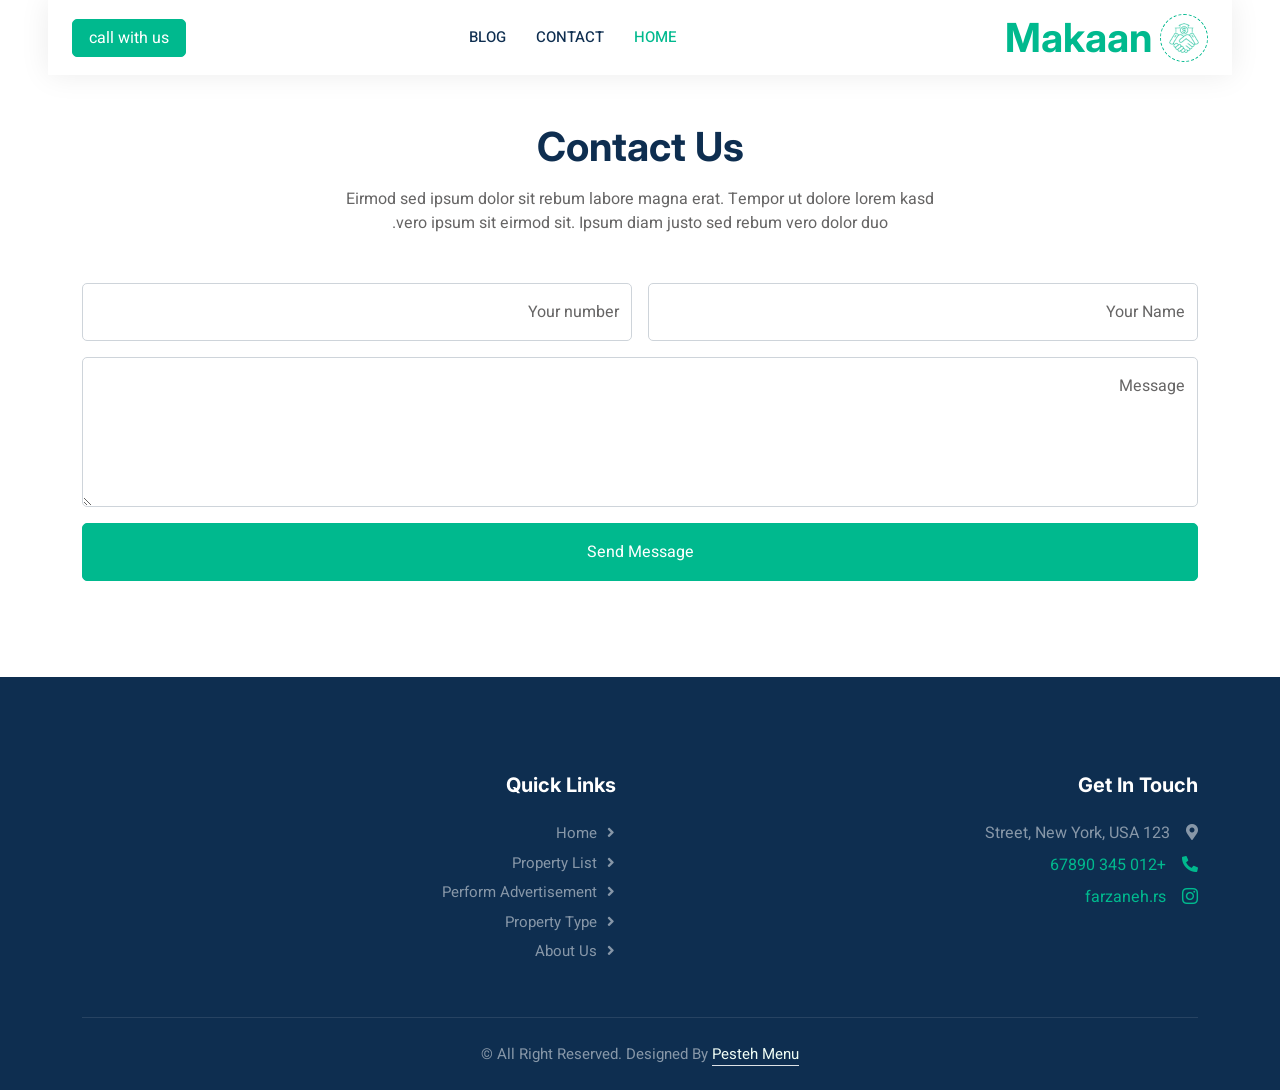
<file: frontEnd/adv.html>
<!DOCTYPE html>
<html lang="fa-IR" dir="rtl">

<head>
    <meta charset="utf-8">
    <title>Makaan - Real Estate HTML Template</title>
    <meta content="width=device-width, initial-scale=1.0" name="viewport">
    <meta content="" name="keywords">
    <meta content="" name="description">

    <!-- Favicon -->
    <link href="img/favicon.ico" rel="icon">

    <!-- Google Web Fonts -->
    <link rel="preconnect" href="https://fonts.googleapis.com">
    <link rel="preconnect" href="https://fonts.gstatic.com" crossorigin>
    <link href="https://fonts.googleapis.com/css2?family=Heebo:wght@400;500;600&family=Inter:wght@700;800&display=swap"
        rel="stylesheet">

    <!-- Icon Font Stylesheet -->
    <link href="https://cdnjs.cloudflare.com/ajax/libs/font-awesome/5.10.0/css/all.min.css" rel="stylesheet">
    <link href="https://cdn.jsdelivr.net/npm/bootstrap-icons@1.4.1/font/bootstrap-icons.css" rel="stylesheet">

    <!-- Libraries Stylesheet -->
    <link href="lib/animate/animate.min.css" rel="stylesheet">
    <link href="lib/owlcarousel/assets/owl.carousel.min.css" rel="stylesheet">

    <!-- Customized Bootstrap Stylesheet -->
    <link href="css/bootstrap.min.css" rel="stylesheet">

    <!-- Template Stylesheet -->
    <link href="css/style.css" rel="stylesheet">
</head>

<body>
    <div class="container-xxl bg-white p-0">
        <!-- Spinner Start -->
        <div id="spinner"
            class="show bg-white position-fixed translate-middle w-100 vh-100 top-50 start-50 d-flex align-items-center justify-content-center">
            <div class="spinner-border text-primary" style="width: 3rem; height: 3rem;" role="status">
                <span class="sr-only">Loading...</span>
            </div>
        </div>
        <!-- Spinner End -->


         <!-- Navbar Start -->
         <div class="container-fluid nav-bar mt-0 bg-transparent">
            <nav class="navbar navbar-expand-lg bg-white navbar-light py-0 px-4">
                <a href="index.html" class="navbar-brand d-flex align-items-center text-center">
                    <div class="icon p-2 ms-2">
                        <img class="img-fluid" src="img/icon-deal.png" alt="Icon" style="width: 30px; height: 30px;">
                    </div>
                    <h1 class="m-0 text-primary">Makaan</h1>
                </a>
                <button type="button" class="navbar-toggler" data-bs-toggle="collapse" data-bs-target="#navbarCollapse">
                    <span class="navbar-toggler-icon"></span>
                </button>
                <div class="collapse navbar-collapse" id="navbarCollapse">
                    <div class="navbar-nav mx-auto">
                        <a href="index.html" class="nav-item nav-link active">Home</a>
                        <a href="#contact-us" class="nav-item nav-link">Contact</a>
                        <a href="#blog" class="nav-item nav-link">Blog</a>
                    </div>
                    <a href="tel:09123456789" class="btn btn-primary px-3 d-flex">call with us</a>
                </div>
            </nav>
        </div>
        <!-- Navbar End -->

        <!-- Contact Start -->
        <div class="container-xxl py-5">
            <div class="container">
                <div class="text-center mx-auto mb-5 wow fadeInUp" data-wow-delay="0.1s" style="max-width: 600px;">
                    <h1 class="mb-3">Contact Us</h1>
                    <p>Eirmod sed ipsum dolor sit rebum labore magna erat. Tempor ut dolore lorem kasd vero ipsum sit
                        eirmod sit. Ipsum diam justo sed rebum vero dolor duo.</p>
                </div>
                <div class="row g-4">
                    <!-- form start -->
                    <div class="col-12">
                        <div class="wow fadeInUp" data-wow-delay="0.5s">
                            <form>
                                <div class="row g-3">
                                    <!-- name -->
                                    <div class="col-md-6">
                                        <div class="form-floating">
                                            <input type="text" class="form-control" id="name" placeholder="Your Name"
                                                required>
                                            <label for="name">Your Name</label>
                                        </div>
                                    </div>
                                    <!-- tel -->
                                    <div class="col-md-6">
                                        <div class="form-floating">
                                            <input type="tel" class="form-control" id="tel" required
                                                title="شماره تماس خود را درست وارد کنید" placeholder="Your phone number"
                                                pattern="^(\+98|0)?9\d{9}$">
                                            <label for="tel">Your number</label>
                                        </div>
                                    </div>
                                    <!-- text -->
                                    <div class="col-12">
                                        <div class="form-floating">
                                            <textarea class="form-control" required placeholder="Leave a message here"
                                                id="message" style="height: 150px"></textarea>
                                            <label for="message">Message</label>
                                        </div>
                                    </div>
                                    <div class="col-12">
                                        <button class="btn btn-primary w-100 py-3" type="submit">Send Message</button>
                                    </div>
                                </div>
                            </form>
                        </div>
                    </div>
                    <!-- form end -->
                </div>
            </div>
        </div>
        <!-- Contact End -->


        <!-- Footer Start -->
        <div class="container-fluid bg-dark text-white-50 footer pt-5 mt-5 wow fadeIn" id="contact-us"
            data-wow-delay="0.1s">
            <div class="container py-5">
                <div class="row g-5">
                    <div class="col-md-6">
                        <h5 class="text-white mb-4">Get In Touch</h5>
                        <p class="mb-2"><i class="fa fa-map-marker-alt ms-3"></i>123 Street, New York, USA</p>
                        <a href="tel:09123456789" target="_blank" class="mb-2 d-block"><i
                                class="fa fa-phone-alt ms-3"></i>+012 345 67890</a>
                        <a href="#" target="_blank" class="mb-2"><i class="bi bi-instagram ms-3"></i>farzaneh.rs</a>
                    </div>
                    <div class="col-md-6">
                        <h5 class="text-white mb-4">Quick Links</h5>
                        <a class="btn btn-link text-white-50 text-end" href="index.html">home</a>
                        <a class="btn btn-link text-white-50 text-end" href="#property-list">property list</a>
                        <a class="btn btn-link text-white-50 text-end" href="adv.html">perform advertisement</a>
                        <a class="btn btn-link text-white-50 text-end" href="#property-type">property type</a>
                        <a class="btn btn-link text-white-50 text-end" href="#about">about us</a>
                    </div>
                </div>
            </div>
            <div class="container">
                <div class="copyright">
                    <div class="row">
                        <div class="col-12 text-center mb-3 mb-md-0">
                            All Right Reserved.
                            Designed By <a class="border-bottom" href="#">Pesteh Menu</a> &copy;
                        </div>
                    </div>
                </div>
            </div>
        </div>
        <!-- Footer End -->


    </div>

    <!-- JavaScript Libraries -->
    <script src="https://code.jquery.com/jquery-3.4.1.min.js"></script>
    <script src="https://cdn.jsdelivr.net/npm/bootstrap@5.0.0/dist/js/bootstrap.bundle.min.js"></script>
    <script src="lib/wow/wow.min.js"></script>
    <script src="lib/easing/easing.min.js"></script>
    <script src="lib/waypoints/waypoints.min.js"></script>
    <script src="lib/owlcarousel/owl.carousel.min.js"></script>

    <!-- Template Javascript -->
    <script src="js/main.js"></script>
</body>

</html>
</file>
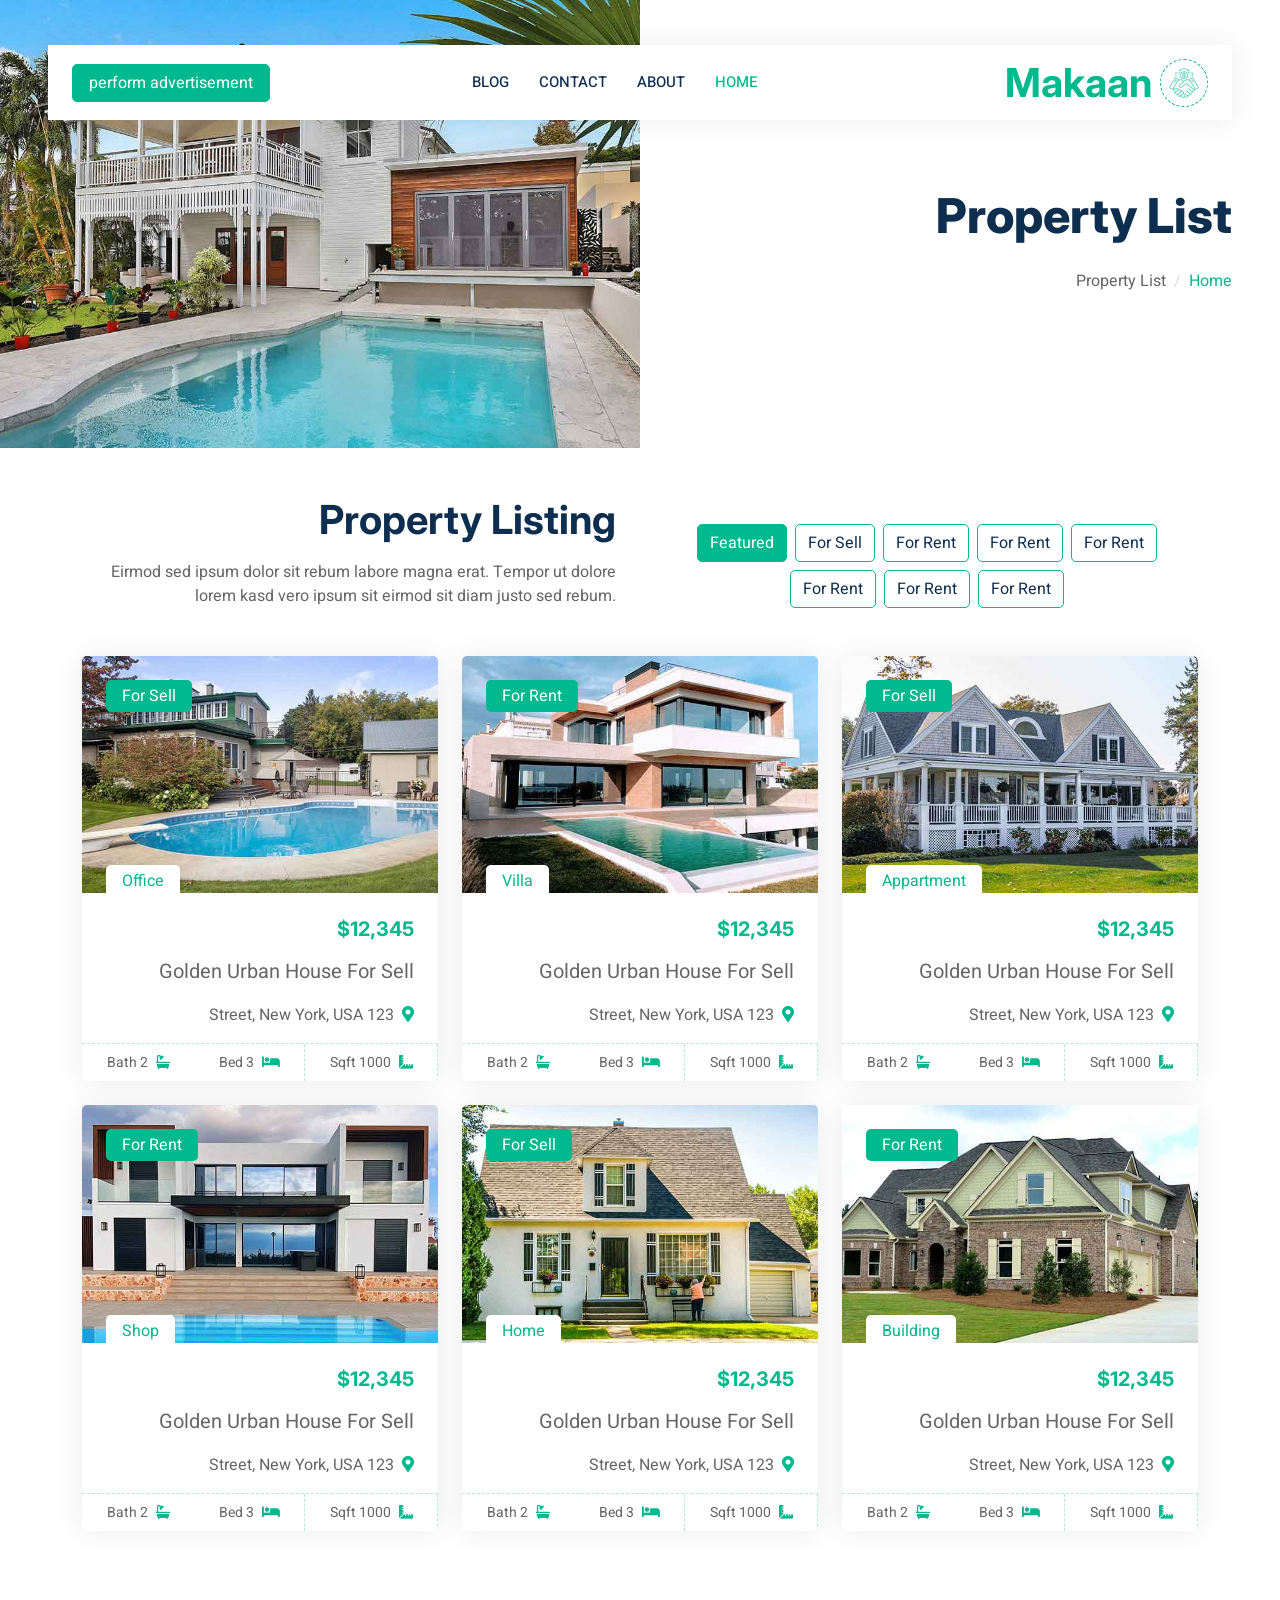
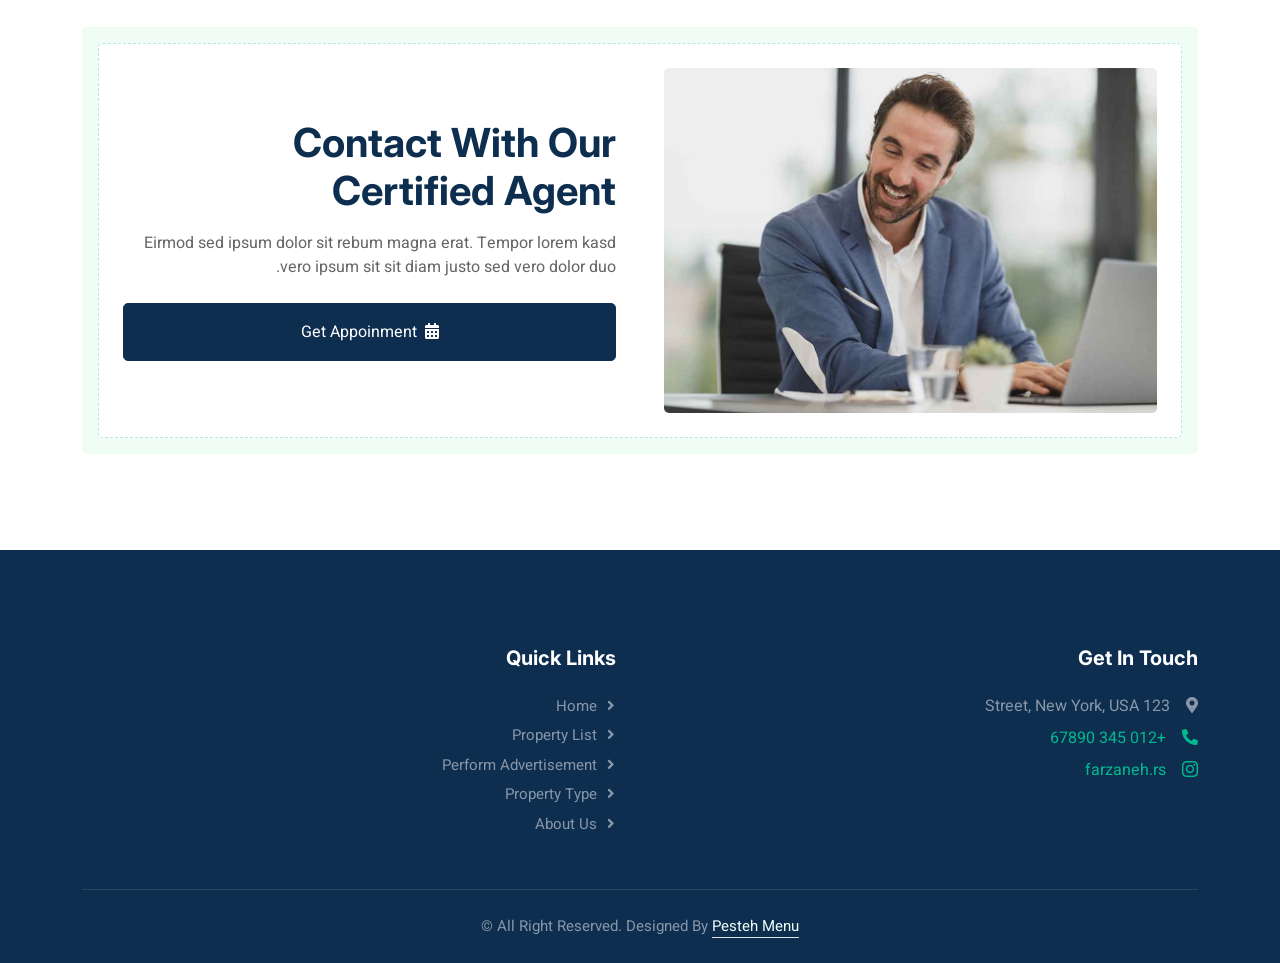
<file: frontEnd/property-list.html>
<!DOCTYPE html>
<html lang="fa-IR" dir="rtl">

<head>
    <meta charset="utf-8">
    <title>Makaan - Real Estate HTML Template</title>
    <meta content="width=device-width, initial-scale=1.0" name="viewport">
    <meta content="" name="keywords">
    <meta content="" name="description">

    <!-- Favicon -->
    <link href="img/favicon.ico" rel="icon">

    <!-- Google Web Fonts -->
    <link rel="preconnect" href="https://fonts.googleapis.com">
    <link rel="preconnect" href="https://fonts.gstatic.com" crossorigin>
    <link href="https://fonts.googleapis.com/css2?family=Heebo:wght@400;500;600&family=Inter:wght@700;800&display=swap"
        rel="stylesheet">

    <!-- Icon Font Stylesheet -->
    <link href="https://cdnjs.cloudflare.com/ajax/libs/font-awesome/5.10.0/css/all.min.css" rel="stylesheet">
    <link href="https://cdn.jsdelivr.net/npm/bootstrap-icons@1.4.1/font/bootstrap-icons.css" rel="stylesheet">

    <!-- Libraries Stylesheet -->
    <link href="lib/animate/animate.min.css" rel="stylesheet">
    <link href="lib/owlcarousel/assets/owl.carousel.min.css" rel="stylesheet">

    <!-- Customized Bootstrap Stylesheet -->
    <link href="css/bootstrap.min.css" rel="stylesheet">

    <!-- Template Stylesheet -->
    <link href="css/style.css" rel="stylesheet">
</head>

<body>
    <div class="container-xxl bg-white p-0">
        <!-- Spinner Start -->
        <div id="spinner"
            class="show bg-white position-fixed translate-middle w-100 vh-100 top-50 start-50 d-flex align-items-center justify-content-center">
            <div class="spinner-border text-primary" style="width: 3rem; height: 3rem;" role="status">
                <span class="sr-only">Loading...</span>
            </div>
        </div>
        <!-- Spinner End -->


        <!-- Navbar Start -->
        <div class="container-fluid nav-bar bg-transparent">
            <nav class="navbar navbar-expand-lg bg-white navbar-light py-0 px-4">
                <a href="index.html" class="navbar-brand d-flex align-items-center text-center">
                    <div class="icon p-2 ms-2">
                        <img class="img-fluid" src="img/icon-deal.png" alt="Icon" style="width: 30px; height: 30px;">
                    </div>
                    <h1 class="m-0 text-primary">Makaan</h1>
                </a>
                <button type="button" class="navbar-toggler" data-bs-toggle="collapse" data-bs-target="#navbarCollapse">
                    <span class="navbar-toggler-icon"></span>
                </button>
                <div class="collapse navbar-collapse" id="navbarCollapse">
                    <div class="navbar-nav mx-auto">
                        <a href="index.html" class="nav-item nav-link active">Home</a>
                        <a href="#about" class="nav-item nav-link">About</a>
                        <a href="#contact-us" class="nav-item nav-link">Contact</a>
                        <a href="#blog" class="nav-item nav-link">Blog</a>
                    </div>
                    <a href="adv.html" class="btn btn-primary px-3 d-none d-lg-flex">perform advertisement</a>
                </div>
            </nav>
        </div>
        <!-- Navbar End -->

        <!-- Header Start -->
        <div class="container-fluid header bg-white p-0">
            <div class="row g-0 align-items-center flex-column-reverse flex-md-row">
                <div class="col-md-6 p-5 mt-lg-5">
                    <h1 class="display-5 animated fadeIn mb-4">Property List</h1>
                    <nav aria-label="breadcrumb animated fadeIn">
                        <ol class="breadcrumb">
                            <li class="breadcrumb-item"><a href="index.html">Home</a></li>
                            <li class="breadcrumb-item text-body active" aria-current="page">Property List</li>
                        </ol>
                    </nav>
                </div>
                <div class="col-md-6 animated fadeIn">
                    <img class="img-fluid" src="img/header.jpg" alt="">
                </div>
            </div>
        </div>
        <!-- Header End -->

        <!-- Property List Start -->
        <div class="container-xxl py-5" id="property-list">
            <div class="container">
                <div class="row g-0 gx-5 align-items-end" dir="ltr">
                    <div class="col-lg-6">
                        <div class="text-end mx-auto mb-5 wow slideInLeft" data-wow-delay="0.1s">
                            <h1 class="mb-3">Property Listing</h1>
                            <p>Eirmod sed ipsum dolor sit rebum labore magna erat. Tempor ut dolore lorem kasd vero
                                ipsum sit eirmod sit diam justo sed rebum.</p>
                        </div>
                    </div>
                    <div class="col-lg-6 text-center text-lg-end wow slideInRight" data-wow-delay="0.1s">
                        <ul class="nav nav-pills d-inline-flex justify-content-center mb-5 px-0">
                            <li class="nav-item me-2 mt-2">
                                <a class="btn btn-outline-primary active" data-bs-toggle="pill"
                                    href="#tab-1">Featured</a>
                            </li>
                            <li class="nav-item me-2 mt-2">
                                <a class="btn btn-outline-primary" data-bs-toggle="pill" href="#tab-2">For Sell</a>
                            </li>
                            <li class="nav-item me-2 mt-2">
                                <a class="btn btn-outline-primary" data-bs-toggle="pill" href="#tab-3">For Rent</a>
                            </li>
                            <li class="nav-item me-2 mt-2">
                                <a class="btn btn-outline-primary" data-bs-toggle="pill" href="#tab-3">For Rent</a>
                            </li>
                            <li class="nav-item me-2 mt-2">
                                <a class="btn btn-outline-primary" data-bs-toggle="pill" href="#tab-3">For Rent</a>
                            </li>
                            <li class="nav-item me-2 mt-2">
                                <a class="btn btn-outline-primary" data-bs-toggle="pill" href="#tab-3">For Rent</a>
                            </li>
                            <li class="nav-item me-2 mt-2">
                                <a class="btn btn-outline-primary" data-bs-toggle="pill" href="#tab-3">For Rent</a>
                            </li>
                            <li class="nav-item me-2 mt-2">
                                <a class="btn btn-outline-primary" data-bs-toggle="pill" href="#tab-3">For Rent</a>
                            </li>
                        </ul>
                    </div>
                </div>
                <div class="tab-content">
                    <div id="tab-1" class="tab-pane fade show p-0 active">
                        <div class="row g-4">
                            <div class="col-lg-4 col-md-6 wow fadeInUp" data-wow-delay="0.1s">
                                <div class="property-item rounded overflow-hidden">
                                    <div class="position-relative overflow-hidden">
                                        <img class="img-fluid" src="img/property-1.jpg" alt="">
                                        <div
                                            class="bg-primary rounded text-white position-absolute start-0 top-0 m-4 py-1 px-3">
                                            For Sell</div>
                                        <div
                                            class="bg-white rounded-top text-primary position-absolute start-0 bottom-0 mx-4 pt-1 px-3">
                                            Appartment</div>
                                    </div>
                                    <div class="p-4 pb-0">
                                        <h5 class="text-primary mb-3">$12,345</h5>
                                        <p class="fs-5">Golden Urban House For Sell</p>
                                        <p><i class="fa fa-map-marker-alt text-primary ms-2"></i>123 Street, New York,
                                            USA</p>
                                    </div>
                                    <div class="d-flex border-top">
                                        <small class="flex-fill text-center border-end py-2"><i
                                                class="fa fa-ruler-combined text-primary ms-2"></i>1000 Sqft</small>
                                        <small class="flex-fill text-center border-end py-2"><i
                                                class="fa fa-bed text-primary ms-2"></i>3 Bed</small>
                                        <small class="flex-fill text-center py-2"><i
                                                class="fa fa-bath text-primary ms-2"></i>2 Bath</small>
                                    </div>
                                </div>
                            </div>
                            <div class="col-lg-4 col-md-6 wow fadeInUp" data-wow-delay="0.3s">
                                <div class="property-item rounded overflow-hidden">
                                    <div class="position-relative overflow-hidden">
                                        <img class="img-fluid" src="img/property-2.jpg" alt="">
                                        <div
                                            class="bg-primary rounded text-white position-absolute start-0 top-0 m-4 py-1 px-3">
                                            For Rent</div>
                                        <div
                                            class="bg-white rounded-top text-primary position-absolute start-0 bottom-0 mx-4 pt-1 px-3">
                                            Villa</div>
                                    </div>
                                    <div class="p-4 pb-0">
                                        <h5 class="text-primary mb-3">$12,345</h5>
                                        <p class="fs-5">Golden Urban House For Sell</p>
                                        <p><i class="fa fa-map-marker-alt text-primary ms-2"></i>123 Street, New York,
                                            USA</p>
                                    </div>
                                    <div class="d-flex border-top">
                                        <small class="flex-fill text-center border-end py-2"><i
                                                class="fa fa-ruler-combined text-primary ms-2"></i>1000 Sqft</small>
                                        <small class="flex-fill text-center border-end py-2"><i
                                                class="fa fa-bed text-primary ms-2"></i>3 Bed</small>
                                        <small class="flex-fill text-center py-2"><i
                                                class="fa fa-bath text-primary ms-2"></i>2 Bath</small>
                                    </div>
                                </div>
                            </div>
                            <div class="col-lg-4 col-md-6 wow fadeInUp" data-wow-delay="0.5s">
                                <div class="property-item rounded overflow-hidden">
                                    <div class="position-relative overflow-hidden">
                                        <img class="img-fluid" src="img/property-3.jpg" alt="">
                                        <div
                                            class="bg-primary rounded text-white position-absolute start-0 top-0 m-4 py-1 px-3">
                                            For Sell</div>
                                        <div
                                            class="bg-white rounded-top text-primary position-absolute start-0 bottom-0 mx-4 pt-1 px-3">
                                            Office</div>
                                    </div>
                                    <div class="p-4 pb-0">
                                        <h5 class="text-primary mb-3">$12,345</h5>
                                        <p class="fs-5">Golden Urban House For Sell</p>
                                        <p><i class="fa fa-map-marker-alt text-primary ms-2"></i>123 Street, New York,
                                            USA</p>
                                    </div>
                                    <div class="d-flex border-top">
                                        <small class="flex-fill text-center border-end py-2"><i
                                                class="fa fa-ruler-combined text-primary ms-2"></i>1000 Sqft</small>
                                        <small class="flex-fill text-center border-end py-2"><i
                                                class="fa fa-bed text-primary ms-2"></i>3 Bed</small>
                                        <small class="flex-fill text-center py-2"><i
                                                class="fa fa-bath text-primary ms-2"></i>2 Bath</small>
                                    </div>
                                </div>
                            </div>
                            <div class="col-lg-4 col-md-6 wow fadeInUp" data-wow-delay="0.1s">
                                <div class="property-item rounded overflow-hidden">
                                    <div class="position-relative overflow-hidden">
                                        <img class="img-fluid" src="img/property-4.jpg" alt="">
                                        <div
                                            class="bg-primary rounded text-white position-absolute start-0 top-0 m-4 py-1 px-3">
                                            For Rent</div>
                                        <div
                                            class="bg-white rounded-top text-primary position-absolute start-0 bottom-0 mx-4 pt-1 px-3">
                                            Building</div>
                                    </div>
                                    <div class="p-4 pb-0">
                                        <h5 class="text-primary mb-3">$12,345</h5>
                                        <p class="fs-5">Golden Urban House For Sell</p>
                                        <p><i class="fa fa-map-marker-alt text-primary ms-2"></i>123 Street, New York,
                                            USA</p>
                                    </div>
                                    <div class="d-flex border-top">
                                        <small class="flex-fill text-center border-end py-2"><i
                                                class="fa fa-ruler-combined text-primary ms-2"></i>1000 Sqft</small>
                                        <small class="flex-fill text-center border-end py-2"><i
                                                class="fa fa-bed text-primary ms-2"></i>3 Bed</small>
                                        <small class="flex-fill text-center py-2"><i
                                                class="fa fa-bath text-primary ms-2"></i>2 Bath</small>
                                    </div>
                                </div>
                            </div>
                            <div class="col-lg-4 col-md-6 wow fadeInUp" data-wow-delay="0.3s">
                                <div class="property-item rounded overflow-hidden">
                                    <div class="position-relative overflow-hidden">
                                        <img class="img-fluid" src="img/property-5.jpg" alt="">
                                        <div
                                            class="bg-primary rounded text-white position-absolute start-0 top-0 m-4 py-1 px-3">
                                            For Sell</div>
                                        <div
                                            class="bg-white rounded-top text-primary position-absolute start-0 bottom-0 mx-4 pt-1 px-3">
                                            Home</div>
                                    </div>
                                    <div class="p-4 pb-0">
                                        <h5 class="text-primary mb-3">$12,345</h5>
                                        <p class="fs-5">Golden Urban House For Sell</p>
                                        <p><i class="fa fa-map-marker-alt text-primary ms-2"></i>123 Street, New York,
                                            USA</p>
                                    </div>
                                    <div class="d-flex border-top">
                                        <small class="flex-fill text-center border-end py-2"><i
                                                class="fa fa-ruler-combined text-primary ms-2"></i>1000 Sqft</small>
                                        <small class="flex-fill text-center border-end py-2"><i
                                                class="fa fa-bed text-primary ms-2"></i>3 Bed</small>
                                        <small class="flex-fill text-center py-2"><i
                                                class="fa fa-bath text-primary ms-2"></i>2 Bath</small>
                                    </div>
                                </div>
                            </div>
                            <div class="col-lg-4 col-md-6 wow fadeInUp" data-wow-delay="0.5s">
                                <div class="property-item rounded overflow-hidden">
                                    <div class="position-relative overflow-hidden">
                                        <img class="img-fluid" src="img/property-6.jpg" alt="">
                                        <div
                                            class="bg-primary rounded text-white position-absolute start-0 top-0 m-4 py-1 px-3">
                                            For Rent</div>
                                        <div
                                            class="bg-white rounded-top text-primary position-absolute start-0 bottom-0 mx-4 pt-1 px-3">
                                            Shop</div>
                                    </div>
                                    <div class="p-4 pb-0">
                                        <h5 class="text-primary mb-3">$12,345</h5>
                                        <p class="fs-5">Golden Urban House For Sell</p>
                                        <p><i class="fa fa-map-marker-alt text-primary ms-2"></i>123 Street, New York,
                                            USA</p>
                                    </div>
                                    <div class="d-flex border-top">
                                        <small class="flex-fill text-center border-end py-2"><i
                                                class="fa fa-ruler-combined text-primary ms-2"></i>1000 Sqft</small>
                                        <small class="flex-fill text-center border-end py-2"><i
                                                class="fa fa-bed text-primary ms-2"></i>3 Bed</small>
                                        <small class="flex-fill text-center py-2"><i
                                                class="fa fa-bath text-primary ms-2"></i>2 Bath</small>
                                    </div>
                                </div>
                            </div>
                            <!-- <div class="col-12 text-center wow fadeInUp" data-wow-delay="0.1s">
                                <a class="btn btn-primary py-3 px-5" href="">Browse More Property</a>
                            </div> -->
                        </div>
                    </div>
                    <div id="tab-2" class="tab-pane fade show p-0">
                        <div class="row g-4">
                            <div class="col-lg-4 col-md-6">
                                <div class="property-item rounded overflow-hidden">
                                    <div class="position-relative overflow-hidden">
                                        <img class="img-fluid" src="img/property-1.jpg" alt="">
                                        <div
                                            class="bg-primary rounded text-white position-absolute start-0 top-0 m-4 py-1 px-3">
                                            For Sell</div>
                                        <div
                                            class="bg-white rounded-top text-primary position-absolute start-0 bottom-0 mx-4 pt-1 px-3">
                                            Appartment</div>
                                    </div>
                                    <div class="p-4 pb-0">
                                        <h5 class="text-primary mb-3">$12,345</h5>
                                        <p class="fs-5">Golden Urban House For Sell</p>
                                        <p><i class="fa fa-map-marker-alt text-primary ms-2"></i>123 Street, New York,
                                            USA</p>
                                    </div>
                                    <div class="d-flex border-top">
                                        <small class="flex-fill text-center border-end py-2"><i
                                                class="fa fa-ruler-combined text-primary ms-2"></i>1000 Sqft</small>
                                        <small class="flex-fill text-center border-end py-2"><i
                                                class="fa fa-bed text-primary ms-2"></i>3 Bed</small>
                                        <small class="flex-fill text-center py-2"><i
                                                class="fa fa-bath text-primary ms-2"></i>2 Bath</small>
                                    </div>
                                </div>
                            </div>
                            <div class="col-lg-4 col-md-6">
                                <div class="property-item rounded overflow-hidden">
                                    <div class="position-relative overflow-hidden">
                                        <img class="img-fluid" src="img/property-2.jpg" alt="">
                                        <div
                                            class="bg-primary rounded text-white position-absolute start-0 top-0 m-4 py-1 px-3">
                                            For Rent</div>
                                        <div
                                            class="bg-white rounded-top text-primary position-absolute start-0 bottom-0 mx-4 pt-1 px-3">
                                            Villa</div>
                                    </div>
                                    <div class="p-4 pb-0">
                                        <h5 class="text-primary mb-3">$12,345</h5>
                                        <p class="fs-5">Golden Urban House For Sell</p>
                                        <p><i class="fa fa-map-marker-alt text-primary ms-2"></i>123 Street, New York,
                                            USA</p>
                                    </div>
                                    <div class="d-flex border-top">
                                        <small class="flex-fill text-center border-end py-2"><i
                                                class="fa fa-ruler-combined text-primary ms-2"></i>1000 Sqft</small>
                                        <small class="flex-fill text-center border-end py-2"><i
                                                class="fa fa-bed text-primary ms-2"></i>3 Bed</small>
                                        <small class="flex-fill text-center py-2"><i
                                                class="fa fa-bath text-primary ms-2"></i>2 Bath</small>
                                    </div>
                                </div>
                            </div>
                            <div class="col-lg-4 col-md-6">
                                <div class="property-item rounded overflow-hidden">
                                    <div class="position-relative overflow-hidden">
                                        <img class="img-fluid" src="img/property-3.jpg" alt="">
                                        <div
                                            class="bg-primary rounded text-white position-absolute start-0 top-0 m-4 py-1 px-3">
                                            For Sell</div>
                                        <div
                                            class="bg-white rounded-top text-primary position-absolute start-0 bottom-0 mx-4 pt-1 px-3">
                                            Office</div>
                                    </div>
                                    <div class="p-4 pb-0">
                                        <h5 class="text-primary mb-3">$12,345</h5>
                                        <p class="fs-5">Golden Urban House For Sell</p>
                                        <p><i class="fa fa-map-marker-alt text-primary ms-2"></i>123 Street, New York,
                                            USA</p>
                                    </div>
                                    <div class="d-flex border-top">
                                        <small class="flex-fill text-center border-end py-2"><i
                                                class="fa fa-ruler-combined text-primary ms-2"></i>1000 Sqft</small>
                                        <small class="flex-fill text-center border-end py-2"><i
                                                class="fa fa-bed text-primary ms-2"></i>3 Bed</small>
                                        <small class="flex-fill text-center py-2"><i
                                                class="fa fa-bath text-primary ms-2"></i>2 Bath</small>
                                    </div>
                                </div>
                            </div>
                            <div class="col-lg-4 col-md-6">
                                <div class="property-item rounded overflow-hidden">
                                    <div class="position-relative overflow-hidden">
                                        <img class="img-fluid" src="img/property-4.jpg" alt="">
                                        <div
                                            class="bg-primary rounded text-white position-absolute start-0 top-0 m-4 py-1 px-3">
                                            For Rent</div>
                                        <div
                                            class="bg-white rounded-top text-primary position-absolute start-0 bottom-0 mx-4 pt-1 px-3">
                                            Building</div>
                                    </div>
                                    <div class="p-4 pb-0">
                                        <h5 class="text-primary mb-3">$12,345</h5>
                                        <p class="fs-5">Golden Urban House For Sell</p>
                                        <p><i class="fa fa-map-marker-alt text-primary ms-2"></i>123 Street, New York,
                                            USA</p>
                                    </div>
                                    <div class="d-flex border-top">
                                        <small class="flex-fill text-center border-end py-2"><i
                                                class="fa fa-ruler-combined text-primary ms-2"></i>1000 Sqft</small>
                                        <small class="flex-fill text-center border-end py-2"><i
                                                class="fa fa-bed text-primary ms-2"></i>3 Bed</small>
                                        <small class="flex-fill text-center py-2"><i
                                                class="fa fa-bath text-primary ms-2"></i>2 Bath</small>
                                    </div>
                                </div>
                            </div>
                            <div class="col-lg-4 col-md-6">
                                <div class="property-item rounded overflow-hidden">
                                    <div class="position-relative overflow-hidden">
                                        <img class="img-fluid" src="img/property-5.jpg" alt="">
                                        <div
                                            class="bg-primary rounded text-white position-absolute start-0 top-0 m-4 py-1 px-3">
                                            For Sell</div>
                                        <div
                                            class="bg-white rounded-top text-primary position-absolute start-0 bottom-0 mx-4 pt-1 px-3">
                                            Home</div>
                                    </div>
                                    <div class="p-4 pb-0">
                                        <h5 class="text-primary mb-3">$12,345</h5>
                                        <p class="fs-5">Golden Urban House For Sell</p>
                                        <p><i class="fa fa-map-marker-alt text-primary ms-2"></i>123 Street, New York,
                                            USA</p>
                                    </div>
                                    <div class="d-flex border-top">
                                        <small class="flex-fill text-center border-end py-2"><i
                                                class="fa fa-ruler-combined text-primary ms-2"></i>1000 Sqft</small>
                                        <small class="flex-fill text-center border-end py-2"><i
                                                class="fa fa-bed text-primary ms-2"></i>3 Bed</small>
                                        <small class="flex-fill text-center py-2"><i
                                                class="fa fa-bath text-primary ms-2"></i>2 Bath</small>
                                    </div>
                                </div>
                            </div>
                            <div class="col-lg-4 col-md-6">
                                <div class="property-item rounded overflow-hidden">
                                    <div class="position-relative overflow-hidden">
                                        <img class="img-fluid" src="img/property-6.jpg" alt="">
                                        <div
                                            class="bg-primary rounded text-white position-absolute start-0 top-0 m-4 py-1 px-3">
                                            For Rent</div>
                                        <div
                                            class="bg-white rounded-top text-primary position-absolute start-0 bottom-0 mx-4 pt-1 px-3">
                                            Shop</div>
                                    </div>
                                    <div class="p-4 pb-0">
                                        <h5 class="text-primary mb-3">$12,345</h5>
                                        <p class="fs-5">Golden Urban House For Sell</p>
                                        <p><i class="fa fa-map-marker-alt text-primary ms-2"></i>123 Street, New York,
                                            USA</p>
                                    </div>
                                    <div class="d-flex border-top">
                                        <small class="flex-fill text-center border-end py-2"><i
                                                class="fa fa-ruler-combined text-primary ms-2"></i>1000 Sqft</small>
                                        <small class="flex-fill text-center border-end py-2"><i
                                                class="fa fa-bed text-primary ms-2"></i>3 Bed</small>
                                        <small class="flex-fill text-center py-2"><i
                                                class="fa fa-bath text-primary ms-2"></i>2 Bath</small>
                                    </div>
                                </div>
                            </div>
                            <div class="col-12 text-center">
                                <a class="btn btn-primary py-3 px-5" href="">Browse More Property</a>
                            </div>
                        </div>
                    </div>
                    <div id="tab-3" class="tab-pane fade show p-0">
                        <div class="row g-4">
                            <div class="col-lg-4 col-md-6">
                                <div class="property-item rounded overflow-hidden">
                                    <div class="position-relative overflow-hidden">
                                        <img class="img-fluid" src="img/property-1.jpg" alt="">
                                        <div
                                            class="bg-primary rounded text-white position-absolute start-0 top-0 m-4 py-1 px-3">
                                            For Sell</div>
                                        <div
                                            class="bg-white rounded-top text-primary position-absolute start-0 bottom-0 mx-4 pt-1 px-3">
                                            Appartment</div>
                                    </div>
                                    <div class="p-4 pb-0">
                                        <h5 class="text-primary mb-3">$12,345</h5>
                                        <p class="fs-5">Golden Urban House For Sell</p>
                                        <p><i class="fa fa-map-marker-alt text-primary ms-2"></i>123 Street, New York,
                                            USA</p>
                                    </div>
                                    <div class="d-flex border-top">
                                        <small class="flex-fill text-center border-end py-2"><i
                                                class="fa fa-ruler-combined text-primary ms-2"></i>1000 Sqft</small>
                                        <small class="flex-fill text-center border-end py-2"><i
                                                class="fa fa-bed text-primary ms-2"></i>3 Bed</small>
                                        <small class="flex-fill text-center py-2"><i
                                                class="fa fa-bath text-primary ms-2"></i>2 Bath</small>
                                    </div>
                                </div>
                            </div>
                            <div class="col-lg-4 col-md-6">
                                <div class="property-item rounded overflow-hidden">
                                    <div class="position-relative overflow-hidden">
                                        <img class="img-fluid" src="img/property-2.jpg" alt="">
                                        <div
                                            class="bg-primary rounded text-white position-absolute start-0 top-0 m-4 py-1 px-3">
                                            For Rent</div>
                                        <div
                                            class="bg-white rounded-top text-primary position-absolute start-0 bottom-0 mx-4 pt-1 px-3">
                                            Villa</div>
                                    </div>
                                    <div class="p-4 pb-0">
                                        <h5 class="text-primary mb-3">$12,345</h5>
                                        <p class="fs-5">Golden Urban House For Sell</p>
                                        <p><i class="fa fa-map-marker-alt text-primary ms-2"></i>123 Street, New York,
                                            USA</p>
                                    </div>
                                    <div class="d-flex border-top">
                                        <small class="flex-fill text-center border-end py-2"><i
                                                class="fa fa-ruler-combined text-primary ms-2"></i>1000 Sqft</small>
                                        <small class="flex-fill text-center border-end py-2"><i
                                                class="fa fa-bed text-primary ms-2"></i>3 Bed</small>
                                        <small class="flex-fill text-center py-2"><i
                                                class="fa fa-bath text-primary ms-2"></i>2 Bath</small>
                                    </div>
                                </div>
                            </div>
                            <div class="col-lg-4 col-md-6">
                                <div class="property-item rounded overflow-hidden">
                                    <div class="position-relative overflow-hidden">
                                        <img class="img-fluid" src="img/property-3.jpg" alt="">
                                        <div
                                            class="bg-primary rounded text-white position-absolute start-0 top-0 m-4 py-1 px-3">
                                            For Sell</div>
                                        <div
                                            class="bg-white rounded-top text-primary position-absolute start-0 bottom-0 mx-4 pt-1 px-3">
                                            Office</div>
                                    </div>
                                    <div class="p-4 pb-0">
                                        <h5 class="text-primary mb-3">$12,345</h5>
                                        <p class="fs-5">Golden Urban House For Sell</p>
                                        <p><i class="fa fa-map-marker-alt text-primary ms-2"></i>123 Street, New York,
                                            USA</p>
                                    </div>
                                    <div class="d-flex border-top">
                                        <small class="flex-fill text-center border-end py-2"><i
                                                class="fa fa-ruler-combined text-primary ms-2"></i>1000 Sqft</small>
                                        <small class="flex-fill text-center border-end py-2"><i
                                                class="fa fa-bed text-primary ms-2"></i>3 Bed</small>
                                        <small class="flex-fill text-center py-2"><i
                                                class="fa fa-bath text-primary ms-2"></i>2 Bath</small>
                                    </div>
                                </div>
                            </div>
                            <div class="col-lg-4 col-md-6">
                                <div class="property-item rounded overflow-hidden">
                                    <div class="position-relative overflow-hidden">
                                        <img class="img-fluid" src="img/property-4.jpg" alt="">
                                        <div
                                            class="bg-primary rounded text-white position-absolute start-0 top-0 m-4 py-1 px-3">
                                            For Rent</div>
                                        <div
                                            class="bg-white rounded-top text-primary position-absolute start-0 bottom-0 mx-4 pt-1 px-3">
                                            Building</div>
                                    </div>
                                    <div class="p-4 pb-0">
                                        <h5 class="text-primary mb-3">$12,345</h5>
                                        <p class="fs-5">Golden Urban House For Sell</p>
                                        <p><i class="fa fa-map-marker-alt text-primary ms-2"></i>123 Street, New York,
                                            USA</p>
                                    </div>
                                    <div class="d-flex border-top">
                                        <small class="flex-fill text-center border-end py-2"><i
                                                class="fa fa-ruler-combined text-primary ms-2"></i>1000 Sqft</small>
                                        <small class="flex-fill text-center border-end py-2"><i
                                                class="fa fa-bed text-primary ms-2"></i>3 Bed</small>
                                        <small class="flex-fill text-center py-2"><i
                                                class="fa fa-bath text-primary ms-2"></i>2 Bath</small>
                                    </div>
                                </div>
                            </div>
                            <div class="col-lg-4 col-md-6">
                                <div class="property-item rounded overflow-hidden">
                                    <div class="position-relative overflow-hidden">
                                        <img class="img-fluid" src="img/property-5.jpg" alt="">
                                        <div
                                            class="bg-primary rounded text-white position-absolute start-0 top-0 m-4 py-1 px-3">
                                            For Sell</div>
                                        <div
                                            class="bg-white rounded-top text-primary position-absolute start-0 bottom-0 mx-4 pt-1 px-3">
                                            Home</div>
                                    </div>
                                    <div class="p-4 pb-0">
                                        <h5 class="text-primary mb-3">$12,345</h5>
                                        <p class="fs-5">Golden Urban House For Sell</p>
                                        <p><i class="fa fa-map-marker-alt text-primary ms-2"></i>123 Street, New York,
                                            USA</p>
                                    </div>
                                    <div class="d-flex border-top">
                                        <small class="flex-fill text-center border-end py-2"><i
                                                class="fa fa-ruler-combined text-primary ms-2"></i>1000 Sqft</small>
                                        <small class="flex-fill text-center border-end py-2"><i
                                                class="fa fa-bed text-primary ms-2"></i>3 Bed</small>
                                        <small class="flex-fill text-center py-2"><i
                                                class="fa fa-bath text-primary ms-2"></i>2 Bath</small>
                                    </div>
                                </div>
                            </div>
                            <div class="col-lg-4 col-md-6">
                                <div class="property-item rounded overflow-hidden">
                                    <div class="position-relative overflow-hidden">
                                        <img class="img-fluid" src="img/property-6.jpg" alt="">
                                        <div
                                            class="bg-primary rounded text-white position-absolute start-0 top-0 m-4 py-1 px-3">
                                            For Rent</div>
                                        <div
                                            class="bg-white rounded-top text-primary position-absolute start-0 bottom-0 mx-4 pt-1 px-3">
                                            Shop</div>
                                    </div>
                                    <div class="p-4 pb-0">
                                        <h5 class="text-primary mb-3">$12,345</h5>
                                        <p class="fs-5">Golden Urban House For Sell</p>
                                        <p><i class="fa fa-map-marker-alt text-primary ms-2"></i>123 Street, New York,
                                            USA</p>
                                    </div>
                                    <div class="d-flex border-top">
                                        <small class="flex-fill text-center border-end py-2"><i
                                                class="fa fa-ruler-combined text-primary ms-2"></i>1000 Sqft</small>
                                        <small class="flex-fill text-center border-end py-2"><i
                                                class="fa fa-bed text-primary ms-2"></i>3 Bed</small>
                                        <small class="flex-fill text-center py-2"><i
                                                class="fa fa-bath text-primary ms-2"></i>2 Bath</small>
                                    </div>
                                </div>
                            </div>
                            <div class="col-12 text-center">
                                <a class="btn btn-primary py-3 px-5" href="">Browse More Property</a>
                            </div>
                        </div>
                    </div>
                </div>
            </div>
        </div>
        <!-- Property List End -->


        <!-- About Start -->
        <div class="container-xxl py-5" id="about">
            <div class="container">
                <div class="bg-light rounded p-3">
                    <div class="bg-white rounded p-4" style="border: 1px dashed rgba(0, 185, 142, .3)">
                        <div class="row g-5 align-items-center">
                            <div class="col-lg-6 wow fadeIn" data-wow-delay="0.1s">
                                <img class="img-fluid rounded w-100" src="img/call-to-action.jpg" alt="">
                            </div>
                            <div class="col-lg-6 wow fadeIn" data-wow-delay="0.5s">
                                <div class="mb-4">
                                    <h1 class="mb-3">Contact With Our Certified Agent</h1>
                                    <p>Eirmod sed ipsum dolor sit rebum magna erat. Tempor lorem kasd vero ipsum sit sit
                                        diam justo sed vero dolor duo.</p>
                                </div>
                                <a href="tel:09123456789" class="btn btn-dark py-3 d-block"><i
                                        class="fa fa-calendar-alt ms-2"></i>Get
                                    Appoinment</a>
                            </div>
                        </div>
                    </div>
                </div>
            </div>
        </div>
        <!-- About End -->


        <!-- Footer Start -->
        <div class="container-fluid bg-dark text-white-50 footer pt-5 mt-5 wow fadeIn" id="contact-us"
            data-wow-delay="0.1s">
            <div class="container py-5">
                <div class="row g-5">
                    <div class="col-md-6">
                        <h5 class="text-white mb-4">Get In Touch</h5>
                        <p class="mb-2"><i class="fa fa-map-marker-alt ms-3"></i>123 Street, New York, USA</p>
                        <a href="tel:09123456789" target="_blank" class="mb-2 d-block"><i
                                class="fa fa-phone-alt ms-3"></i>+012 345 67890</a>
                        <a href="#" target="_blank" class="mb-2"><i class="bi bi-instagram ms-3"></i>farzaneh.rs</a>
                    </div>
                    <div class="col-md-6">
                        <h5 class="text-white mb-4">Quick Links</h5>
                        <a class="btn btn-link text-white-50 text-end" href="index.html">home</a>
                        <a class="btn btn-link text-white-50 text-end" href="#property-list">property list</a>
                        <a class="btn btn-link text-white-50 text-end" href="adv.html">perform advertisement</a>
                        <a class="btn btn-link text-white-50 text-end" href="#property-type">property type</a>
                        <a class="btn btn-link text-white-50 text-end" href="#about">about us</a>
                    </div>
                </div>
            </div>
            <div class="container">
                <div class="copyright">
                    <div class="row">
                        <div class="col-12 text-center mb-3 mb-md-0">
                            All Right Reserved.
                            Designed By <a class="border-bottom" href="#">Pesteh Menu</a> &copy;
                        </div>
                    </div>
                </div>
            </div>
        </div>
        <!-- Footer End -->


        <!-- Back to Top -->
        <a href="#" class="btn btn-lg btn-primary btn-lg-square back-to-top"><i class="bi bi-arrow-up"></i></a>
    </div>

    <!-- JavaScript Libraries -->
    <script src="https://code.jquery.com/jquery-3.4.1.min.js"></script>
    <script src="https://cdn.jsdelivr.net/npm/bootstrap@5.0.0/dist/js/bootstrap.bundle.min.js"></script>
    <script src="lib/wow/wow.min.js"></script>
    <script src="lib/easing/easing.min.js"></script>
    <script src="lib/waypoints/waypoints.min.js"></script>
    <script src="lib/owlcarousel/owl.carousel.min.js"></script>

    <!-- Template Javascript -->
    <script src="js/main.js"></script>
</body>

</html>
</file>
<file: frontEnd/css/style.css>
/********** Template CSS **********/
:root {
    --primary: #00B98E;
    --secondary: #FF6922;
    --light: #EFFDF5;
    --dark: #0E2E50;
}

html,
body {
    scroll-behavior: smooth !important;
}

/*Scrollbar 'Chrome, Edge and Safari' */
*::-webkit-scrollbar {
    height: 10px;
    width: 10px;
}

*::-webkit-scrollbar-track {
    border-radius: 5px;
    background-color: #EFFDF5;
}

*::-webkit-scrollbar-track:hover {
    background-color: #EFFDF5;
}

*::-webkit-scrollbar-track:active {
    background-color: #EFFDF5;
}

*::-webkit-scrollbar-thumb {
    border-radius: 5px;
    background-color: #00B98E;
}

*::-webkit-scrollbar-thumb:hover {
    background-color: #00B188;
}

*::-webkit-scrollbar-thumb:active {
    background-color: #00B98E;
}

.back-to-top {
    position: fixed;
    display: none;
    right: 45px;
    bottom: 45px;
    z-index: 99;
}


/*** Spinner ***/
#spinner {
    opacity: 0;
    visibility: hidden;
    transition: opacity .5s ease-out, visibility 0s linear .5s;
    z-index: 99999;
}

#spinner.show {
    transition: opacity .5s ease-out, visibility 0s linear 0s;
    visibility: visible;
    opacity: 1;
}


/*** Button ***/
.btn {
    transition: .5s;
}

.btn.btn-primary,
.btn.btn-secondary {
    color: #FFFFFF;
}

.btn-square {
    width: 38px;
    height: 38px;
}

.btn-sm-square {
    width: 32px;
    height: 32px;
}

.btn-lg-square {
    width: 48px;
    height: 48px;
}

.btn-square,
.btn-sm-square,
.btn-lg-square {
    padding: 0;
    display: flex;
    align-items: center;
    justify-content: center;
    font-weight: normal;
    border-radius: 50px;
}


/*** Navbar ***/
.nav-bar {
    position: relative;
    margin-top: 45px;
    padding: 0 3rem;
    transition: .5s;
    z-index: 9999;
}

.nav-bar.sticky-top {
    position: sticky;
    padding: 0;
    z-index: 9999;
}

.navbar {
    box-shadow: 0 0 30px rgba(0, 0, 0, .08);
}

.navbar .dropdown-toggle::after {
    border: none;
    content: "\f107";
    font-family: "Font Awesome 5 Free";
    font-weight: 900;
    vertical-align: middle;
    margin-right: 5px;
    transition: .5s;
}

.navbar .dropdown-toggle[aria-expanded=true]::after {
    transform: rotate(-180deg);
}

.navbar-light .navbar-nav .nav-link {
    margin-right: 30px;
    padding: 25px 0;
    color: #FFFFFF;
    font-size: 15px;
    text-transform: uppercase;
    outline: none;
}

.navbar-light .navbar-nav .nav-link:hover,
.navbar-light .navbar-nav .nav-link.active {
    color: var(--primary);
}

@media (max-width: 991.98px) {
    .nav-bar {
        margin: 0;
        padding: 0;
    }

    .navbar-light .navbar-nav .nav-link {
        margin-right: 0;
        padding: 10px 0;
    }

    .navbar-light .navbar-nav {
        border-top: 1px solid #EEEEEE;
    }
}

.navbar-light .navbar-brand {
    height: 75px;
}

.navbar-light .navbar-nav .nav-link {
    color: var(--dark);
    font-weight: 500;
}

@media (min-width: 992px) {
    .navbar .nav-item .dropdown-menu {
        display: block;
        top: 100%;
        margin-top: 0;
        transform: rotateX(-75deg);
        transform-origin: 0% 0%;
        opacity: 0;
        visibility: hidden;
        transition: .5s;

    }

    .navbar .nav-item:hover .dropdown-menu {
        transform: rotateX(0deg);
        visibility: visible;
        transition: .5s;
        opacity: 1;
    }
}


/*** Header ***/
@media (min-width: 992px) {
    .header {
        margin-top: -120px;
    }
}

.header-carousel .owl-nav {
    position: absolute;
    top: 50%;
    left: -25px;
    transform: translateY(-50%);
    display: flex;
    flex-direction: column;
}

.header-carousel .owl-nav .owl-prev,
.header-carousel .owl-nav .owl-next {
    margin: 7px 0;
    width: 50px;
    height: 50px;
    display: flex;
    align-items: center;
    justify-content: center;
    color: #FFFFFF;
    background: var(--primary);
    border-radius: 40px;
    font-size: 20px;
    transition: .5s;
}

.header-carousel .owl-nav .owl-prev:hover,
.header-carousel .owl-nav .owl-next:hover {
    background: var(--dark);
}

@media (max-width: 768px) {
    .header-carousel .owl-nav {
        left: 25px;
    }
}

.breadcrumb-item+.breadcrumb-item::before {
    color: #DDDDDD;
}


/*** Icon ***/
.icon {
    padding: 15px;
    display: inline-flex;
    align-items: center;
    justify-content: center;
    background: #FFFFFF !important;
    border-radius: 50px;
    border: 1px dashed var(--primary) !important;
}


/*** About ***/
.about-img img {
    position: relative;
    z-index: 2;
}

.about-img::before {
    position: absolute;
    content: "";
    top: 0;
    left: -50%;
    width: 100%;
    height: 100%;
    background: var(--primary);
    transform: skew(20deg);
    z-index: 1;
}


/*** Category ***/
.cat-item div {
    background: #FFFFFF;
    border: 1px dashed rgba(0, 185, 142, .3);
    transition: .5s;
}

.cat-item:hover div {
    background: var(--primary);
    border-color: transparent;
}

.cat-item div * {
    transition: .5s;
}

.cat-item:hover div * {
    color: #FFFFFF !important;
}


/*** Property List ***/
.nav-pills .nav-item .btn {
    color: var(--dark);
}

.nav-pills .nav-item .btn:hover,
.nav-pills .nav-item .btn.active {
    color: #FFFFFF;
}

.property-item {
    box-shadow: 0 0 30px rgba(0, 0, 0, .08);
}

.property-item img {
    transition: .5s;
}

.property-item:hover img {
    transform: scale(1.1);
}

.property-item .border-top {
    border-top: 1px dashed rgba(0, 185, 142, .3) !important;
}

.property-item .border-end {
    border-right: 1px dashed rgba(0, 185, 142, .3) !important;
}


/*** Team ***/
.team-item {
    box-shadow: 0 0 30px rgba(0, 0, 0, .08);
    transition: .5s;
}

.team-item .btn {
    color: var(--primary);
    background: #FFFFFF;
    box-shadow: 0 0 30px rgba(0, 0, 0, .15);
}

.team-item .btn:hover {
    color: #FFFFFF;
    background: var(--primary);
}

.team-item:hover {
    border-color: var(--secondary) !important;
}

.team-item:hover .bg-primary {
    background: var(--secondary) !important;
}

.team-item:hover .bg-primary i {
    color: var(--secondary) !important;
}


/*** Testimonial ***/
.testimonial-carousel {
    padding-left: 1.5rem;
    padding-right: 1.5rem;
}

@media (min-width: 576px) {
    .testimonial-carousel {
        padding-left: 4rem;
        padding-right: 4rem;
    }
}

.testimonial-carousel .testimonial-item .border {
    border: 1px dashed rgba(0, 185, 142, .3) !important;
}

.testimonial-carousel .owl-nav {
    position: absolute;
    width: 100%;
    height: 40px;
    top: calc(50% - 20px);
    left: 0;
    display: flex;
    justify-content: space-between;
    z-index: 1;
}

.testimonial-carousel .owl-nav .owl-prev,
.testimonial-carousel .owl-nav .owl-next {
    position: relative;
    width: 40px;
    height: 40px;
    display: flex;
    align-items: center;
    justify-content: center;
    color: #FFFFFF;
    background: var(--primary);
    border-radius: 40px;
    font-size: 20px;
    transition: .5s;
}

.testimonial-carousel .owl-nav .owl-prev:hover,
.testimonial-carousel .owl-nav .owl-next:hover {
    background: var(--dark);
}


/*** Footer ***/
.footer .btn.btn-social {
    margin-right: 5px;
    width: 35px;
    height: 35px;
    display: flex;
    align-items: center;
    justify-content: center;
    color: var(--light);
    border: 1px solid rgba(255, 255, 255, 0.5);
    border-radius: 35px;
    transition: .3s;
}

.footer .btn.btn-social:hover {
    color: var(--primary);
    border-color: var(--light);
}

.footer .btn.btn-link {
    display: block;
    margin-bottom: 5px;
    padding: 0;
    text-align: left;
    font-size: 15px;
    font-weight: normal;
    text-transform: capitalize;
    transition: .3s;
}

.footer .btn.btn-link::after {
    position: relative;
    content: "\f105";
    font-family: "Font Awesome 5 Free";
    font-weight: 900;
    margin-left: 10px;
}

.footer .btn.btn-link:hover {
    color: #FFFFFF !important;
    box-shadow: none;
}

.footer .form-control {
    border-color: rgba(255, 255, 255, 0.5);
}

.footer .copyright {
    padding: 25px 0;
    font-size: 15px;
    border-top: 1px solid rgba(256, 256, 256, .1);
}

.footer .copyright a {
    color: var(--light);
}

.footer .footer-menu a {
    margin-right: 15px;
    padding-right: 15px;
    border-right: 1px solid rgba(255, 255, 255, .1);
}

.footer .footer-menu a:last-child {
    margin-right: 0;
    padding-right: 0;
    border-right: none;
}
</file>
